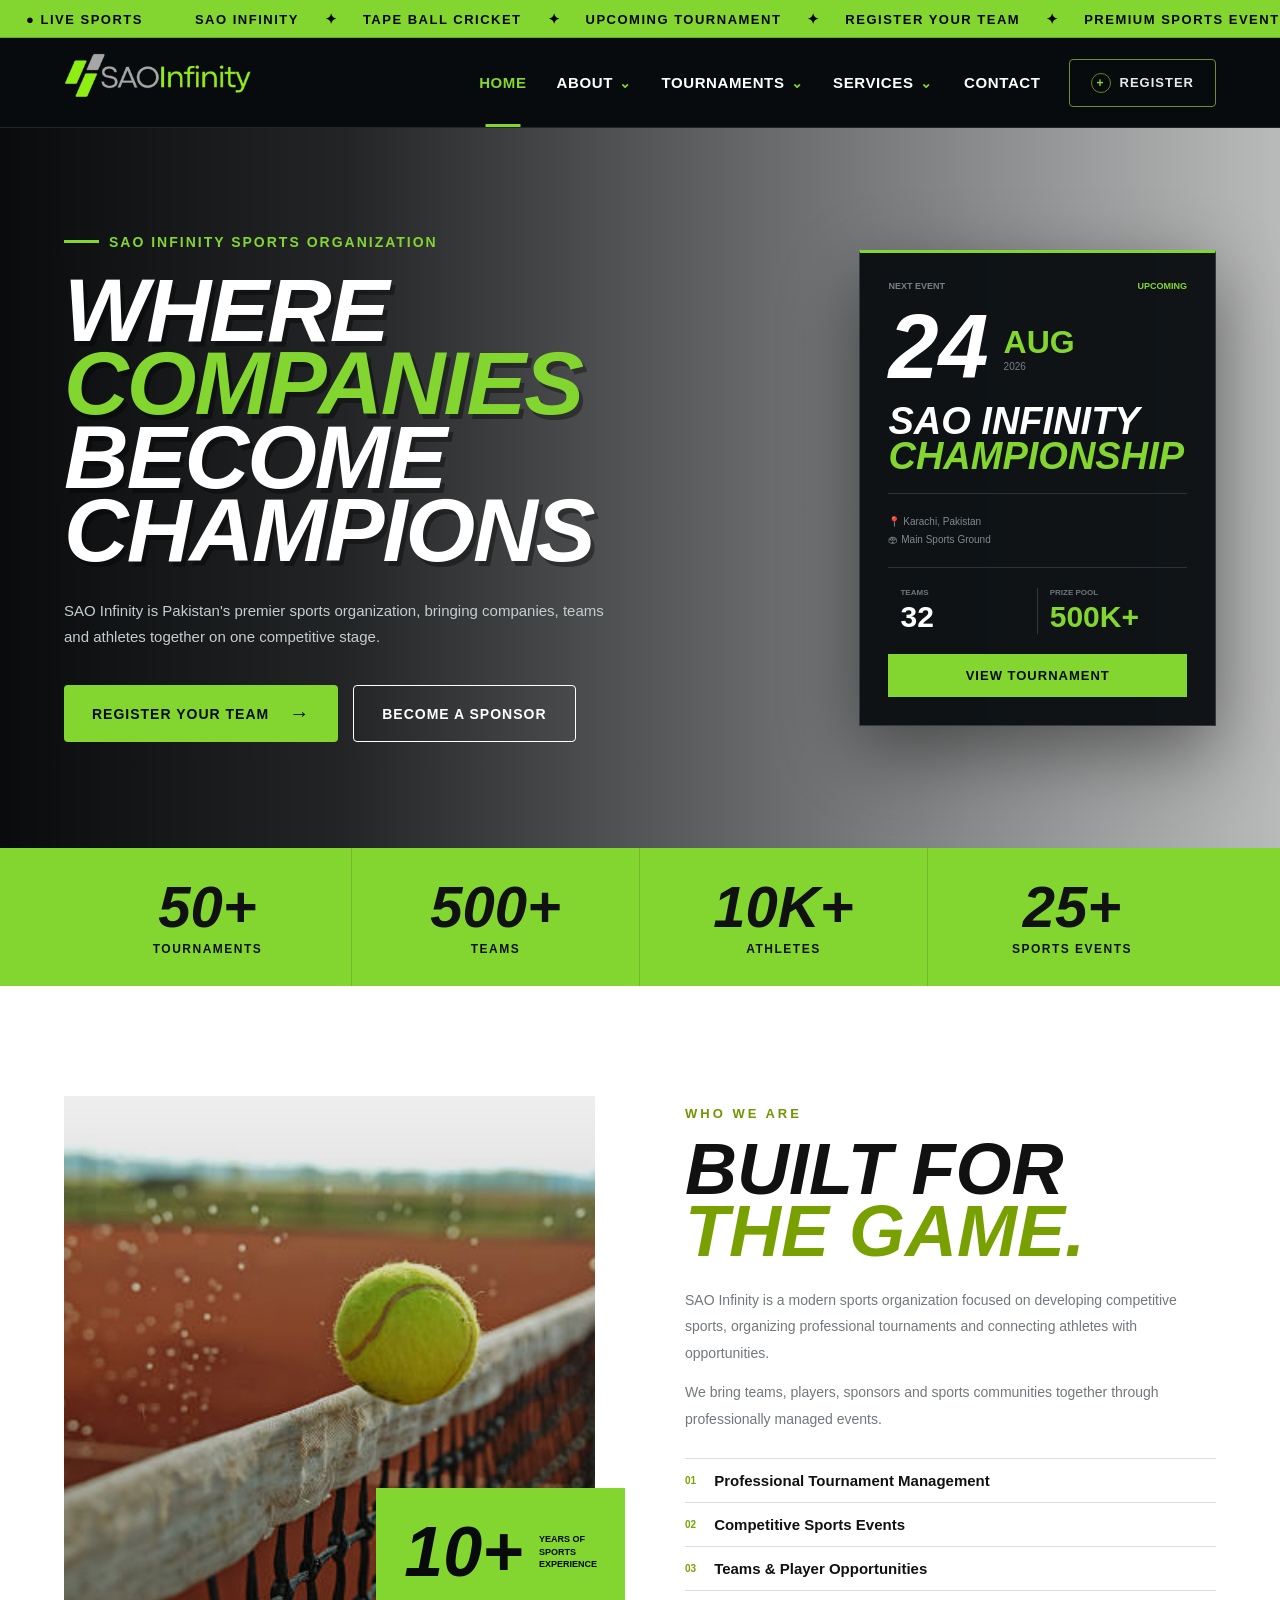
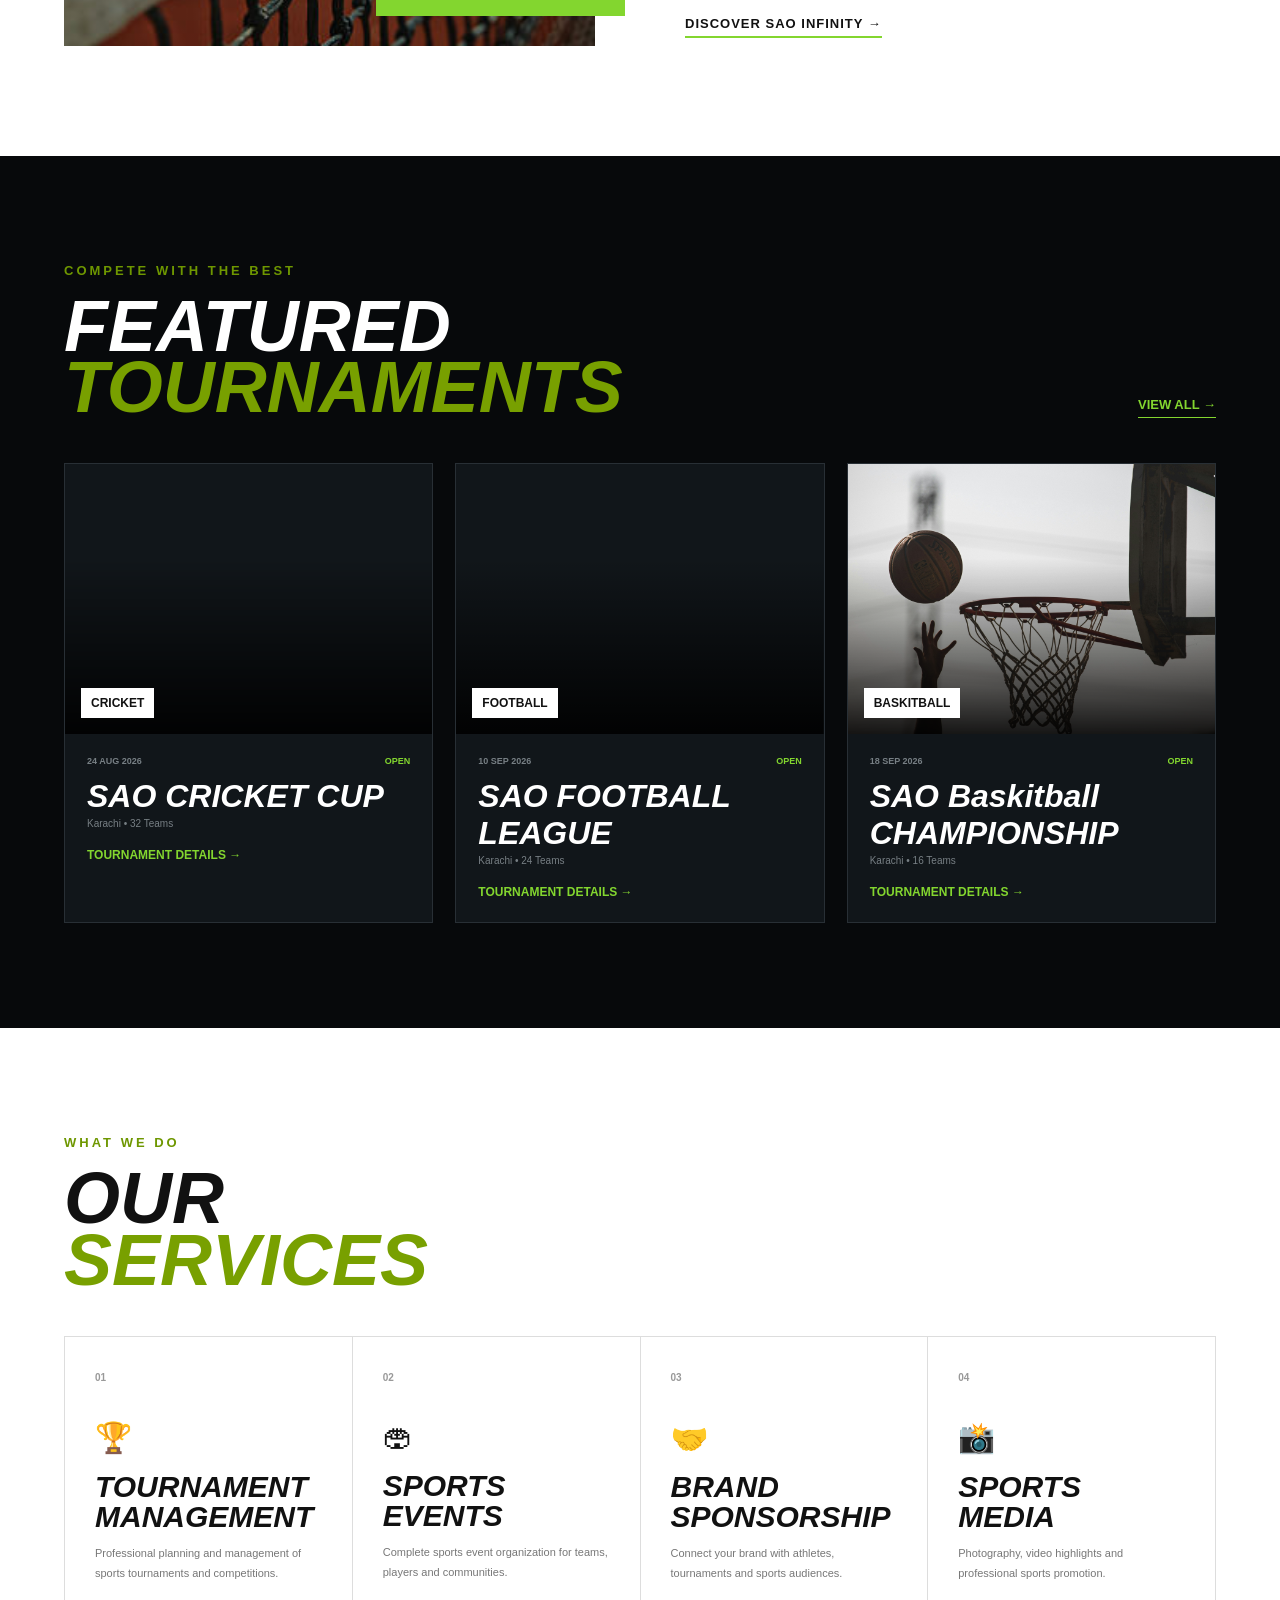
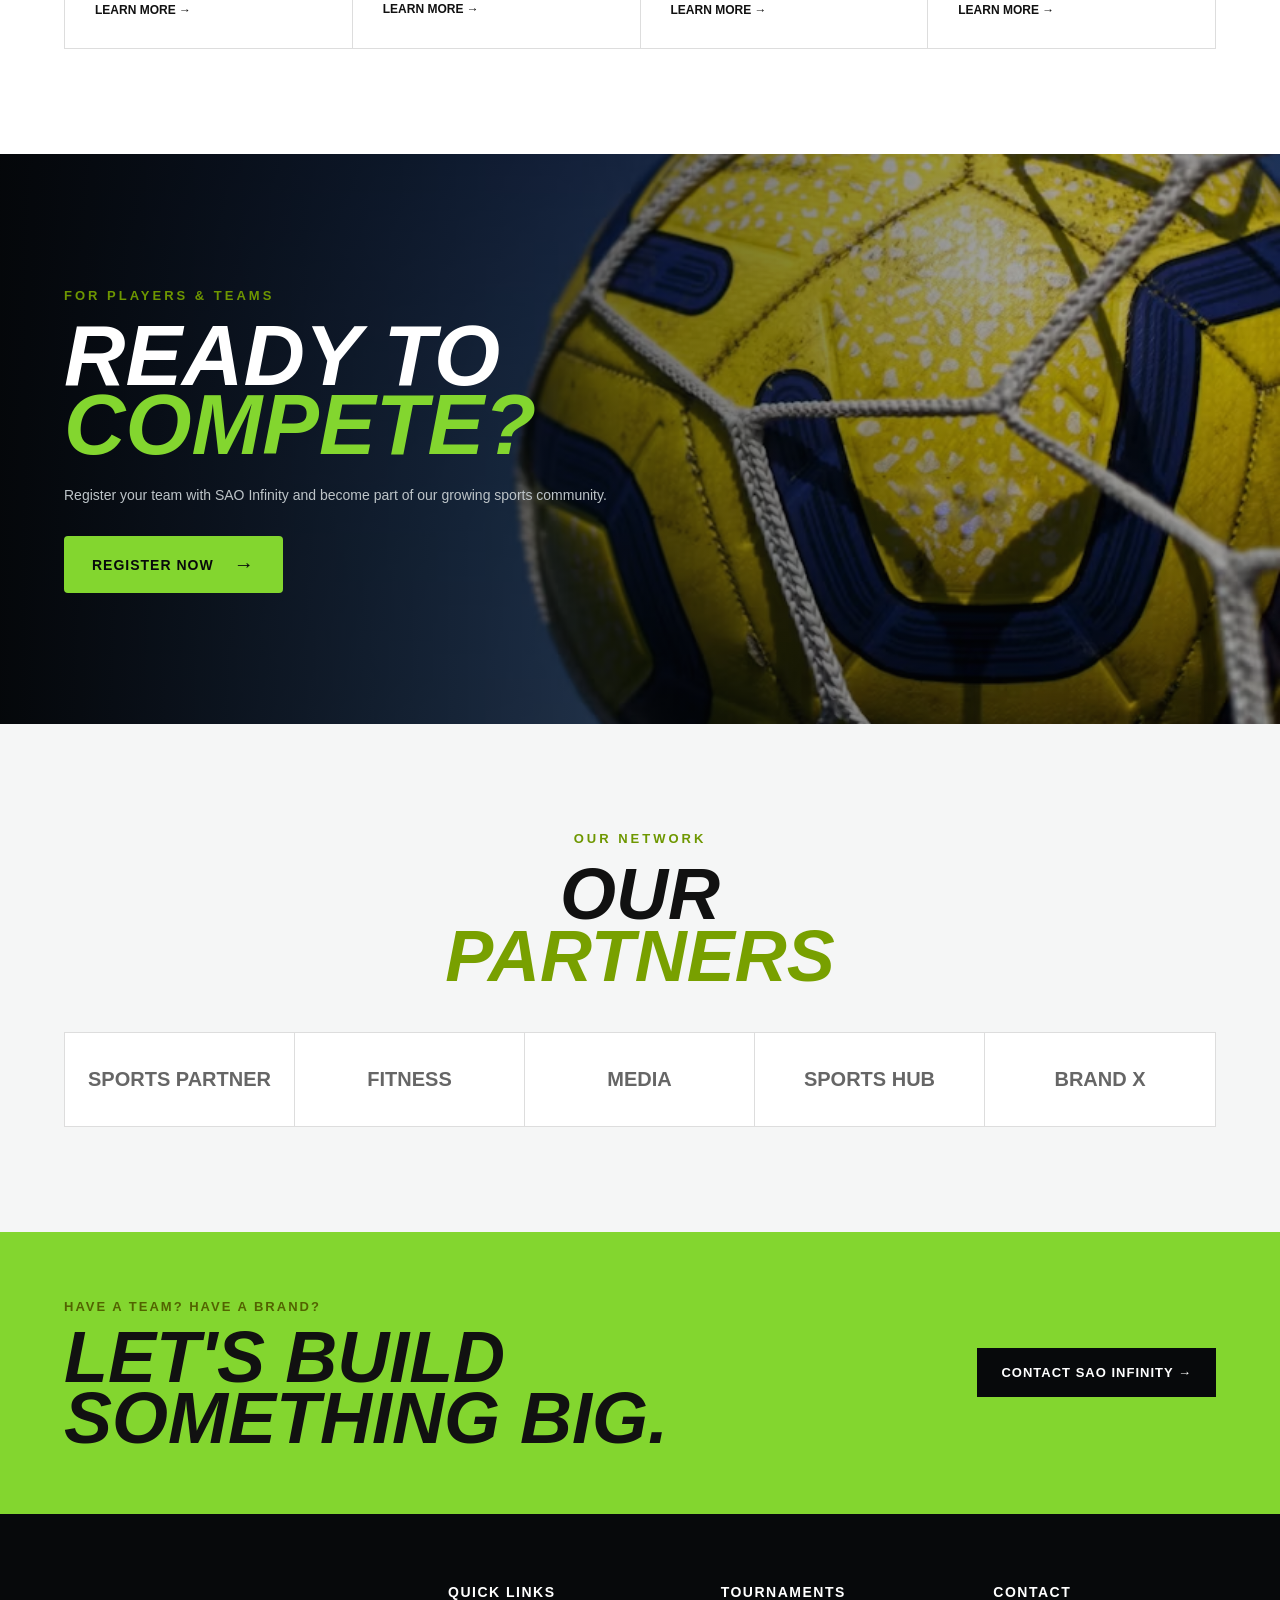
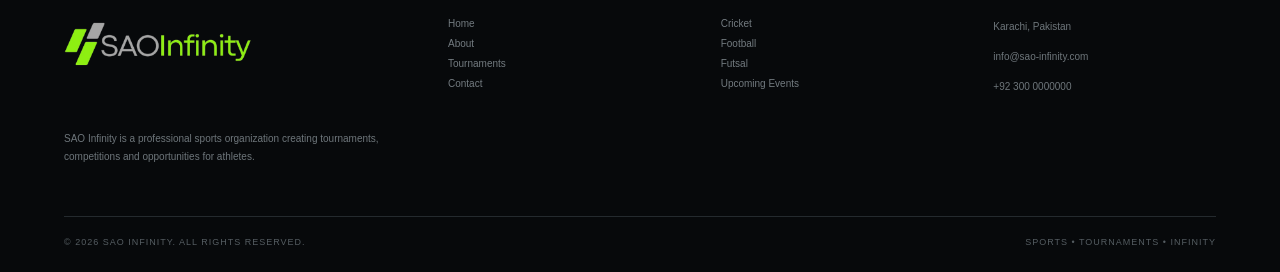
<file: index.html>
<!DOCTYPE html>
<html lang="en">
<head>
<meta charset="UTF-8">
<meta name="viewport" content="width=device-width, initial-scale=1.0">
<title>SAO Infinity | Sports & Tournaments</title>
<link rel="stylesheet" href="index.css">
<link rel="preconnect" href="https://fonts.googleapis.com">
<link rel="preconnect" href="https://fonts.gstatic.com" crossorigin>
<link href="https://fonts.googleapis.com/css2?family=Barlow+Condensed:ital,wght@0,400;0,500;0,600;0,700;0,800;0,900;1,400;1,500;1,600;1,700;1,800;1,900&family=Inter:wght@400;500;600;700;800;900&display=swap" rel="stylesheet">
</head>

<body>

<div class="premium-marquee">
    <div class="marquee-track">

        <div class="marquee-group">
            <span class="live">● LIVE SPORTS</span>
            <span>SAO INFINITY</span>
            <i>✦</i>
            <span>TAPE BALL CRICKET</span>
            <i>✦</i>
            <span>UPCOMING TOURNAMENT</span>
            <i>✦</i>
            <span>REGISTER YOUR TEAM</span>
            <i>✦</i>
            <span>PREMIUM SPORTS EVENTS</span>
            <i>✦</i>
        </div>

        <div class="marquee-group">
            <span class="live">● LIVE SPORTS</span>
            <span>SAO INFINITY</span>
            <i>✦</i>
            <span>TAPE BALL CRICKET</span>
            <i>✦</i>
            <span>UPCOMING TOURNAMENT</span>
            <i>✦</i>
            <span>REGISTER YOUR TEAM</span>
            <i>✦</i>
            <span>PREMIUM SPORTS EVENTS</span>
            <i>✦</i>
        </div>

    </div>
</div>

<header class="navbar">
<div class="container nav-container">

<a href="index.html" class="logo">
<img src="HA LOGO.png" alt="SAO Infinity Logo">
</a>

<button class="mobile-menu" id="mobileMenu">
<span></span>
<span></span>
<span></span>
</button>

<nav class="nav-menu" id="navMenu">

<a href="index.html" class="nav-link active">HOME</a>

<div class="nav-item">

<button class="nav-link dropdown-btn">
ABOUT
<i>⌄</i>
</button>

<div class="dropdown about-dropdown">

<div class="dropdown-heading">
<span>01</span>
ABOUT SAO INFINITY
</div>

<a href="about.html">
<strong>About Us</strong>
<small>Who we are</small>
</a>

<a href="our mission.html">
<strong>Our Mission</strong>
<small>Our vision & mission</small>
</a>

<a href="over team.html">
<strong>Our Team</strong>
<small>Meet our team</small>
</a>

<a href="sprt organizar.html">
<strong>Sports Organizer</strong>
<small>Professional organization</small>
</a>

</div>

</div>

<div class="nav-item">

<button class="nav-link dropdown-btn">
TOURNAMENTS
<i>⌄</i>
</button>

<div class="dropdown tournament-dropdown">

<div class="dropdown-heading">
<span>02</span>
TOURNAMENTS
</div>

<div class="dropdown-grid">

<a href="cricket.html">
<b>🏏</b>
<strong>Cricket</strong>
<small>Cricket tournaments</small>
</a>

<a href="football.html">
<b>⚽</b>
<strong>Football</strong>
<small>Football tournaments</small>
</a>

<a href="futsule.html">
<b>🥅</b>
<strong>Futsal</strong>
<small>Futsal competitions</small>
</a>

<a href="up caming .html">
<b>🏆</b>
<strong>Upcoming</strong>
<small>Upcoming events</small>
</a>

</div>

<a href="induxe.html" class="dropdown-bottom">
VIEW ALL TOURNAMENTS →
</a>

</div>

</div>

<div class="nav-item">

<button class="nav-link dropdown-btn">
SERVICES
<i>⌄</i>
</button>

<div class="dropdown services-dropdown">

<div class="dropdown-heading">
<span>03</span>
OUR SERVICES
</div>

<a href="sport mangmant.html">
<b>🏆</b>
<div>
<strong>Tournament Management</strong>
<small>Complete event management</small>
</div>
</a>


</a>



<a href="sport and mmidia .html">
<b>📸</b>
<div>
<strong>Sports Media</strong>
<small>Media & promotion</small>
</div>
</a>

</div>

</div>

<div class="nav-item">



<div class="dropdown media-dropdown">



</div>

</div>

<a href="contact.html" class="nav-link">
CONTACT
</a>


<a href="register your team.html" class="register-button">
<b>+</b>
REGISTER
</a>

</nav>

</div>
</header>

<section class="hero">

<div class="hero-image"></div>
<div class="hero-overlay"></div>

<div class="container hero-container">

<div class="hero-content">

<div class="hero-label">
<span></span>
SAO INFINITY SPORTS ORGANIZATION
</div>

<h1>
WHERE
<span>COMPANIES</span>
BECOME CHAMPIONS    
</h1>

<p>
SAO Infinity is Pakistan's premier sports organization,
bringing companies, teams and athletes together on one
competitive stage.
</p>

<div class="hero-buttons">

<a href="register your team.html" class="primary-btn">
REGISTER YOUR TEAM
<span>→</span>
</a>

<a href="sponsership.html" class="secondary-btn">
BECOME A SPONSOR
</a>

</div>

</div>

<div class="next-match">

<div class="match-heading">
<span>NEXT EVENT</span>
<b>UPCOMING</b>
</div>

<div class="match-date">

<strong>24</strong>

<div>
<b>AUG</b>
<span>2026</span>
</div>

</div>

<h2>
SAO INFINITY
<span>CHAMPIONSHIP</span>
</h2>

<div class="match-info">
<p>📍 Karachi, Pakistan</p>
<p>🏟 Main Sports Ground</p>
</div>

<div class="match-stats">

<div>
<small>TEAMS</small>
<strong>32</strong>
</div>

<div>
<small>PRIZE POOL</small>
<strong>500K+</strong>
</div>

</div>

<a href="about.html" class="match-button">
VIEW TOURNAMENT
</a>

</div>

</div>
</section>

<section class="stats">

<div class="container stats-grid">

<div>
<strong>50+</strong>
<span>TOURNAMENTS</span>
</div>

<div>
<strong>500+</strong>
<span>TEAMS</span>
</div>

<div>
<strong>10K+</strong>
<span>ATHLETES</span>
</div>

<div>
<strong>25+</strong>
<span>SPORTS EVENTS</span>
</div>

</div>

</section>

<section class="about">

<div class="container about-grid">

<div class="about-image">

<div class="experience">
<strong>10+</strong>
<span>
YEARS OF<br>
SPORTS<br>
EXPERIENCE
</span>
</div>

</div>

<div class="about-content">

<span class="section-label">
WHO WE ARE
</span>

<h2>
BUILT FOR
<span>THE GAME.</span>
</h2>

<p>
SAO Infinity is a modern sports organization focused
on developing competitive sports, organizing professional
tournaments and connecting athletes with opportunities.
</p>

<p>
We bring teams, players, sponsors and sports communities
together through professionally managed events.
</p>

<div class="about-list">

<div>
<b>01</b>
<span>Professional Tournament Management</span>
</div>

<div>
<b>02</b>
<span>Competitive Sports Events</span>
</div>

<div>
<b>03</b>
<span>Teams & Player Opportunities</span>
</div>

</div>

<a href="about.html" class="text-button">
DISCOVER SAO INFINITY →
</a>

</div>

</div>

</section>

<section class="tournaments">

<div class="container">

<div class="section-head">

<div>

<span class="section-label">
COMPETE WITH THE BEST
</span>

<h2>
FEATURED
<span>TOURNAMENTS</span>
</h2>

</div>

<a href="tournaments.html">
VIEW ALL →
</a>

</div>

<div class="tournament-grid">

<div class="tournament-card">

<div class="tournament-image cricket">
<span>CRICKET</span>
</div>

<div class="tournament-content">

<div class="tournament-date">
<span>24 AUG 2026</span>
<b>OPEN</b>
</div>

<h3>SAO CRICKET CUP</h3>

<p>Karachi • 32 Teams</p>

<a href="#">
TOURNAMENT DETAILS →
</a>

</div>

</div>

<div class="tournament-card">

<div class="tournament-image football">
<span>FOOTBALL</span>
</div>

<div class="tournament-content">

<div class="tournament-date">
<span>10 SEP 2026</span>
<b>OPEN</b>
</div>

<h3>SAO FOOTBALL LEAGUE</h3>

<p>Karachi • 24 Teams</p>

<a href="#">
TOURNAMENT DETAILS →
</a>

</div>

</div>

<div class="tournament-card">

<div class="tournament-image futsal">
<span>BASKITBALL</span>
</div>

<div class="tournament-content">

<div class="tournament-date">
<span>18 SEP 2026</span>
<b>OPEN</b>
</div>

<h3>SAO Baskitball CHAMPIONSHIP</h3>

<p>Karachi • 16 Teams</p>

<a href="#">
TOURNAMENT DETAILS →
</a>

</div>

</div>

</div>

</div>

</section>

<section class="services">

<div class="container">

<div class="section-head">

<div>

<span class="section-label">
WHAT WE DO
</span>

<h2>
OUR
<span>SERVICES</span>
</h2>

</div>

</div>

<div class="service-grid">

<div class="service-card">

<small>01</small>
<div>🏆</div>

<h3>
TOURNAMENT
MANAGEMENT
</h3>

<p>
Professional planning and management
of sports tournaments and competitions.
</p>

<a href="#">
LEARN MORE →
</a>

</div>

<div class="service-card">

<small>02</small>
<div>🏟</div>

<h3>
SPORTS
EVENTS
</h3>

<p>
Complete sports event organization
for teams, players and communities.
</p>

<a href="#">
LEARN MORE →
</a>

</div>

<div class="service-card">

<small>03</small>
<div>🤝</div>

<h3>
BRAND
SPONSORSHIP
</h3>

<p>
Connect your brand with athletes,
tournaments and sports audiences.
</p>

<a href="#">
LEARN MORE →
</a>

</div>

<div class="service-card">

<small>04</small>
<div>📸</div>

<h3>
SPORTS
MEDIA
</h3>

<p>
Photography, video highlights and
professional sports promotion.
</p>

<a href="#">
LEARN MORE →
</a>

</div>

</div>

</div>

</section>

<section class="join-section">

<div class="container">

<div class="join-content">

<span class="section-label">
FOR PLAYERS & TEAMS
</span>

<h2>
READY TO
<span>COMPETE?</span>
</h2>

<p>
Register your team with SAO Infinity and
become part of our growing sports community.
</p>

<a href="register.html" class="primary-btn">
REGISTER NOW
<span>→</span>
</a>

</div>

</div>

</section>

<section class="partners">

<div class="container">

<div class="partners-head">

<span class="section-label">
OUR NETWORK
</span>

<h2>
OUR
<span>PARTNERS</span>
</h2>

</div>

<div class="partners-grid">

<div>SPORTS PARTNER</div>
<div>FITNESS</div>
<div>MEDIA</div>
<div>SPORTS HUB</div>
<div>BRAND X</div>

</div>

</div>

</section>

<section class="cta">

<div class="container cta-content">

<div>

<span>HAVE A TEAM? HAVE A BRAND?</span>

<h2>
LET'S BUILD
<b>SOMETHING BIG.</b>
</h2>

</div>

<a href="contact.html">
CONTACT SAO INFINITY →
</a>

</div>

</section>

<footer>

<div class="container">

<div class="footer-grid">

<div>

<img src="HA LOGO.png" class="footer-logo" alt="SAO Infinity">

<p>
SAO Infinity is a professional sports
organization creating tournaments,
competitions and opportunities for athletes.
</p>

</div>

<div>

<h4>QUICK LINKS</h4>

<a href="index.html">Home</a>
<a href="about.html">About</a>
<a href="tournaments.html">Tournaments</a>
<a href="contact.html">Contact</a>

</div>

<div>

<h4>TOURNAMENTS</h4>

<a href="cricket.html">Cricket</a>
<a href="football.html">Football</a>
<a href="futsal.html">Futsal</a>
<a href="upcoming.html">Upcoming Events</a>

</div>

<div>

<h4>CONTACT</h4>

<p>Karachi, Pakistan</p>
<p>info@sao-infinity.com</p>
<p>+92 300 0000000</p>

</div>

</div>

<div class="copyright">

<span>
© 2026 SAO INFINITY. ALL RIGHTS RESERVED.
</span>

<span>
SPORTS • TOURNAMENTS • INFINITY
</span>

</div>

</div>

</footer>

<script>

const mobileMenu = document.getElementById("mobileMenu");
const navMenu = document.getElementById("navMenu");

mobileMenu.addEventListener("click", function(){
    navMenu.classList.toggle("show");
});

const dropdownButtons = document.querySelectorAll(".dropdown-btn");

dropdownButtons.forEach(function(button){

    button.addEventListener("click", function(){

        if(window.innerWidth <= 950){

            const parent = button.parentElement;

            document.querySelectorAll(".nav-item").forEach(function(item){

                if(item !== parent){
                    item.classList.remove("open");
                }

            });

            parent.classList.toggle("open");

        }

    });

});

window.addEventListener("resize", function(){

    if(window.innerWidth > 950){

        navMenu.classList.remove("show");

        document.querySelectorAll(".nav-item").forEach(function(item){
            item.classList.remove("open");
        });

    }

});

</script>

</body>
</html>
</file>
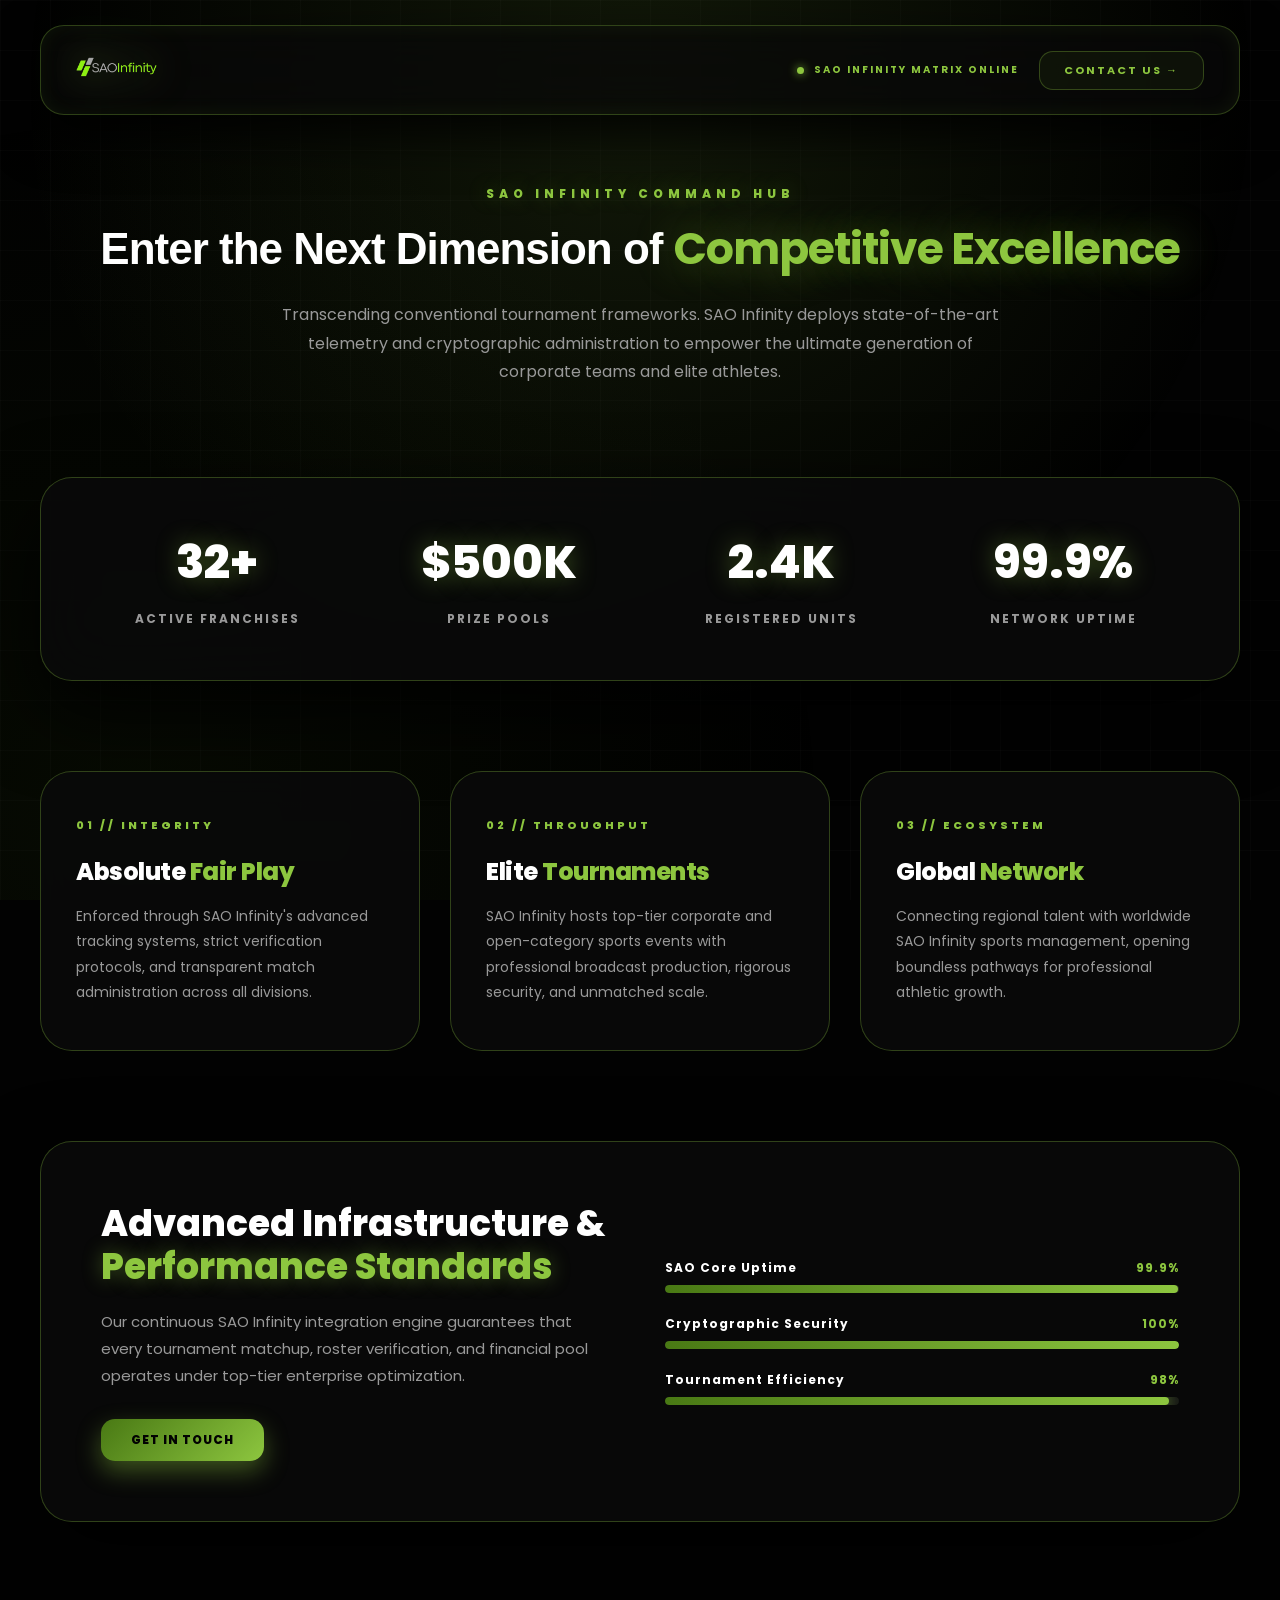
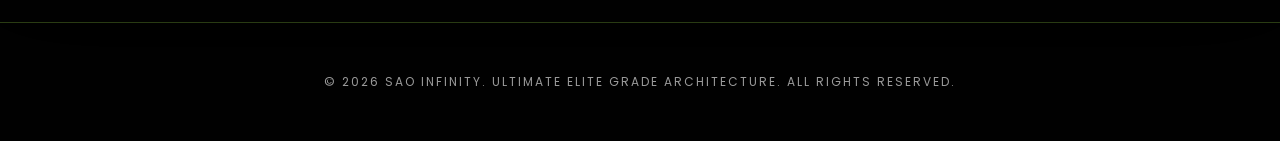
<file: about(1).html>
<!DOCTYPE html>
<html lang="en">
<head>
<meta charset="UTF-8">
<meta name="viewport" content="width=device-width, initial-scale=1.0">
<title>SAO Infinity // Elite Command & About Us</title>
<link rel="preconnect" href="https://fonts.googleapis.com">
<link href="https://fonts.googleapis.com/css2?family=Poppins:wght@300;400;500;600;700;800;900&family=Syncopate:wght@700&display=swap" rel="stylesheet">
<style>
:root{
  --green:#8DC63F;
  --green-glow:rgba(141,198,63,0.4);
  --dark:#020202;
  --surface:rgba(10,10,10,0.88);
  --border:rgba(141,198,63,0.3);
  --white:#ffffff;
  --gray:#999999;
}
*{margin:0;padding:0;box-sizing:border-box;font-family:'Poppins',sans-serif;}
body{
  background:var(--dark);
  color:var(--white);
  min-height:100vh;
  overflow-x:hidden;
  position:relative;
}
.ambient-glow{
  position:fixed;
  inset:0;
  background:radial-gradient(circle at 50% 10%, rgba(141,198,63,0.12) 0%, transparent 60%),
             radial-gradient(circle at 10% 90%, rgba(73,121,20,0.08) 0%, transparent 50%);
  z-index:0;
  pointer-events:none;
}
.grid-mesh{
  position:fixed;
  inset:0;
  background-image:linear-gradient(rgba(255,255,255,0.02) 1px, transparent 1px),
                   linear-gradient(90deg, rgba(255,255,255,0.02) 1px, transparent 1px);
  background-size:50px 50px;
  z-index:0;
  pointer-events:none;
}

/* HIGH-END FLOATING GLASS HEADER */
.floating-header{
  position:fixed;
  top:25px;left:40px;right:40px;
  display:flex;
  justify-content:space-between;
  align-items:center;
  z-index:100;
  background:rgba(8,8,8,0.75);
  backdrop-filter:blur(30px);
  border:1px solid var(--border);
  padding:15px 35px;
  border-radius:24px;
  box-shadow:0 20px 50px rgba(0,0,0,0.9), inset 0 0 20px rgba(141,198,63,0.08);
}

/* BIGGER & PROMINENT LOGO STYLING */
.brand-logo{
  display:inline-flex;
  align-items:center;
  text-decoration:none;
  position:relative;
}
.brand-logo img{
  height:58px;
  width:auto;
  display:block;
  filter:drop-shadow(0 0 20px rgba(141, 198, 63, 0.8));
  transition:all .4s ease;
}
.brand-logo:hover img{
  transform:scale(1.05);
  filter:drop-shadow(0 0 30px rgba(141, 198, 63, 1));
}

.header-right-action{
  display:flex;
  align-items:center;
  gap:20px;
}
.system-status-pill{
  display:flex;
  align-items:center;
  gap:10px;
  font-size:10px;
  font-weight:700;
  letter-spacing:2px;
  text-transform:uppercase;
  color:var(--green);
}
.status-dot{
  width:7px;height:7px;
  background:var(--green);
  border-radius:50%;
  box-shadow:0 0 10px var(--green);
  animation:pulseDot 1.5s infinite;
}
@keyframes pulseDot{
  0%,100%{transform:scale(1);opacity:1;}
  50%{transform:scale(1.6);opacity:0.4;}
}

.portal-badge{
  font-size:11px;
  font-weight:700;
  letter-spacing:2px;
  text-transform:uppercase;
  color:var(--green);
  background:rgba(141,198,63,0.06);
  border:1px solid var(--border);
  padding:10px 24px;
  border-radius:14px;
  text-decoration:none;
  transition:all .3s ease;
}
.portal-badge:hover{
  background:var(--green);
  color:#020202;
  box-shadow:0 0 25px var(--green-glow);
}

.container{
  max-width:1300px;
  margin:180px auto 100px;
  padding:0 40px;
  position:relative;
  z-index:10;
}
.hero-section{
  text-align:center;
  margin-bottom:90px;
}
.hero-eyebrow{
  display:inline-block;
  font-size:12px;
  font-weight:800;
  letter-spacing:5px;
  text-transform:uppercase;
  color:var(--green);
  margin-bottom:20px;
  text-shadow:0 0 20px var(--green-glow);
}
.hero-section h1{
  font-family:'Syncopate',sans-serif;
  font-size:44px;
  font-weight:700;
  line-height:1.2;
  margin-bottom:25px;
  letter-spacing:-1px;
}
.hero-section h1 span{
  color:var(--green);
  text-shadow:0 0 40px var(--green-glow);
}
.hero-section p{
  color:var(--gray);
  font-size:16px;
  max-width:750px;
  margin:0 auto;
  line-height:1.8;
}
.metrics-banner{
  background:var(--surface);
  border:1px solid var(--border);
  border-radius:32px;
  padding:50px;
  display:grid;
  grid-template-columns:repeat(4, 1fr);
  gap:30px;
  text-align:center;
  backdrop-filter:blur(30px);
  box-shadow:0 30px 80px rgba(0,0,0,0.9);
  margin-bottom:90px;
}
.metric-box b{
  display:block;
  font-size:46px;
  font-weight:800;
  color:var(--white);
  text-shadow:0 0 25px var(--green-glow);
  margin-bottom:8px;
}
.metric-box span{
  font-size:12px;
  font-weight:700;
  letter-spacing:2px;
  color:var(--gray);
  text-transform:uppercase;
}
.bento-grid{
  display:grid;
  grid-template-columns:repeat(3, 1fr);
  gap:30px;
  margin-bottom:90px;
}
.bento-card{
  background:var(--surface);
  border:1px solid var(--border);
  border-radius:32px;
  padding:45px 35px;
  backdrop-filter:blur(30px);
  position:relative;
  overflow:hidden;
  transition:all .5s cubic-bezier(0.16, 1, 0.3, 1);
}
.bento-card::before{
  content:"";
  position:absolute;
  top:0;left:0;width:100%;height:3px;
  background:linear-gradient(90deg,transparent,var(--green),transparent);
  opacity:0;
  transition:opacity .4s;
}
.bento-card:hover{
  transform:translateY(-10px);
  border-color:var(--green);
  box-shadow:0 40px 90px rgba(0,0,0,0.95), 0 0 35px rgba(141,198,63,0.2);
}
.bento-card:hover::before{opacity:1;}
.bento-num{
  font-size:11px;
  font-weight:800;
  letter-spacing:3px;
  color:var(--green);
  margin-bottom:20px;
  display:block;
}
.bento-card h3{
  font-size:24px;
  font-weight:800;
  margin-bottom:15px;
  letter-spacing:-0.5px;
}
.bento-card h3 span{color:var(--green);}
.bento-card p{
  color:var(--gray);
  font-size:14px;
  line-height:1.8;
}
.showcase-row{
  background:var(--surface);
  border:1px solid var(--border);
  border-radius:32px;
  padding:60px;
  display:grid;
  grid-template-columns:1fr 1fr;
  gap:50px;
  align-items:center;
  backdrop-filter:blur(30px);
  box-shadow:0 30px 80px rgba(0,0,0,0.9);
}
.showcase-content h2{
  font-size:36px;
  font-weight:800;
  line-height:1.2;
  margin-bottom:20px;
}
.showcase-content h2 span{color:var(--green);text-shadow:0 0 20px var(--green-glow);}
.showcase-content p{
  color:var(--gray);
  font-size:15px;
  line-height:1.8;
  margin-bottom:30px;
}
.progress-container{display:flex;flex-direction:column;gap:22px;}
.prog-row span{display:flex;justify-content:space-between;font-size:12px;font-weight:700;letter-spacing:1px;margin-bottom:8px;}
.prog-row span b{color:var(--green);}
.prog-bar{height:8px;background:rgba(255,255,255,0.05);border-radius:4px;overflow:hidden;}
.prog-fill{height:100%;background:linear-gradient(90deg,#497914,var(--green));border-radius:4px;box-shadow:0 0 15px var(--green);}
footer{
  text-align:center;
  padding:50px 0;
  border-top:1px solid var(--border);
  color:var(--gray);
  font-size:12px;
  letter-spacing:2px;
  text-transform:uppercase;
  margin-top:100px;
  background:rgba(2,2,2,0.9);
}
@media(max-width:1024px){
  .metrics-banner{grid-template-columns:repeat(2,1fr);}
  .bento-grid{grid-template-columns:1fr;}
  .showcase-row{grid-template-columns:1fr;padding:35px;}
  .hero-section h1{font-size:32px;}
  .floating-header{top:15px;left:20px;right:20px;padding:12px 20px;}
  .system-status-pill{display:none;}
  .brand-logo img{height:44px;}
}
</style>
</head>
<body>

<div class="ambient-glow"></div>
<div class="grid-mesh"></div>

<!-- PREMIUM FLOATING COMMAND BAR WITH LARGE LOGO & CONTACT LINK -->
<header class="floating-header">
  <a href="contact.html" class="brand-logo">
    <img src="HA LOGO.png" alt="SAO Infinity Logo">
  </a>
  <div class="header-right-action">
    <div class="system-status-pill">
      <span class="status-dot"></span> SAO INFINITY MATRIX ONLINE
    </div>
    <a href="contact.html" class="portal-badge">Contact Us &rarr;</a>
  </div>
</header>

<div class="container">
  
  <div class="hero-section">
    <span class="hero-eyebrow">SAO Infinity Command Hub</span>
    <h1>Enter the Next Dimension of <span>Competitive Excellence</span></h1>
    <p>Transcending conventional tournament frameworks. SAO Infinity deploys state-of-the-art telemetry and cryptographic administration to empower the ultimate generation of corporate teams and elite athletes.</p>
  </div>

  <div class="metrics-banner">
    <div class="metric-box">
      <b>32+</b>
      <span>Active Franchises</span>
    </div>
    <div class="metric-box">
      <b>$500K</b>
      <span>Prize Pools</span>
    </div>
    <div class="metric-box">
      <b>2.4K</b>
      <span>Registered Units</span>
    </div>
    <div class="metric-box">
      <b>99.9%</b>
      <span>Network Uptime</span>
    </div>
  </div>

  <div class="bento-grid">
    <div class="bento-card">
      <span class="bento-num">01 // INTEGRITY</span>
      <h3>Absolute <span>Fair Play</span></h3>
      <p>Enforced through SAO Infinity's advanced tracking systems, strict verification protocols, and transparent match administration across all divisions.</p>
    </div>
    <div class="bento-card">
      <span class="bento-num">02 // THROUGHPUT</span>
      <h3>Elite <span>Tournaments</span></h3>
      <p>SAO Infinity hosts top-tier corporate and open-category sports events with professional broadcast production, rigorous security, and unmatched scale.</p>
    </div>
    <div class="bento-card">
      <span class="bento-num">03 // ECOSYSTEM</span>
      <h3>Global <span>Network</span></h3>
      <p>Connecting regional talent with worldwide SAO Infinity sports management, opening boundless pathways for professional athletic growth.</p>
    </div>
  </div>

  <div class="showcase-row">
    <div class="showcase-content">
      <h2>Advanced Infrastructure & <span>Performance Standards</span></h2>
      <p>Our continuous SAO Infinity integration engine guarantees that every tournament matchup, roster verification, and financial pool operates under top-tier enterprise optimization.</p>
      <a href="contact.html" style="display:inline-block;background:linear-gradient(135deg,#497914,var(--green));color:#020202;padding:12px 30px;border-radius:14px;font-weight:800;font-size:12px;letter-spacing:1px;text-transform:uppercase;text-decoration:none;box-shadow:0 10px 25px var(--green-glow);">Get in Touch</a>
    </div>
    <div class="progress-container">
      <div class="prog-row">
        <span>SAO Core Uptime <b>99.9%</b></span>
        <div class="prog-bar"><div class="prog-fill" style="width:99.9%;"></div></div>
      </div>
      <div class="prog-row">
        <span>Cryptographic Security <b>100%</b></span>
        <div class="prog-bar"><div class="prog-fill" style="width:100%;"></div></div>
      </div>
      <div class="prog-row">
        <span>Tournament Efficiency <b>98%</b></span>
        <div class="prog-bar"><div class="prog-fill" style="width:98%;"></div></div>
      </div>
    </div>
  </div>

</div>

<footer>
  <p>&copy; 2026 SAO Infinity. Ultimate Elite Grade Architecture. All Rights Reserved.</p>
</footer>

</body>
</html>
</file>
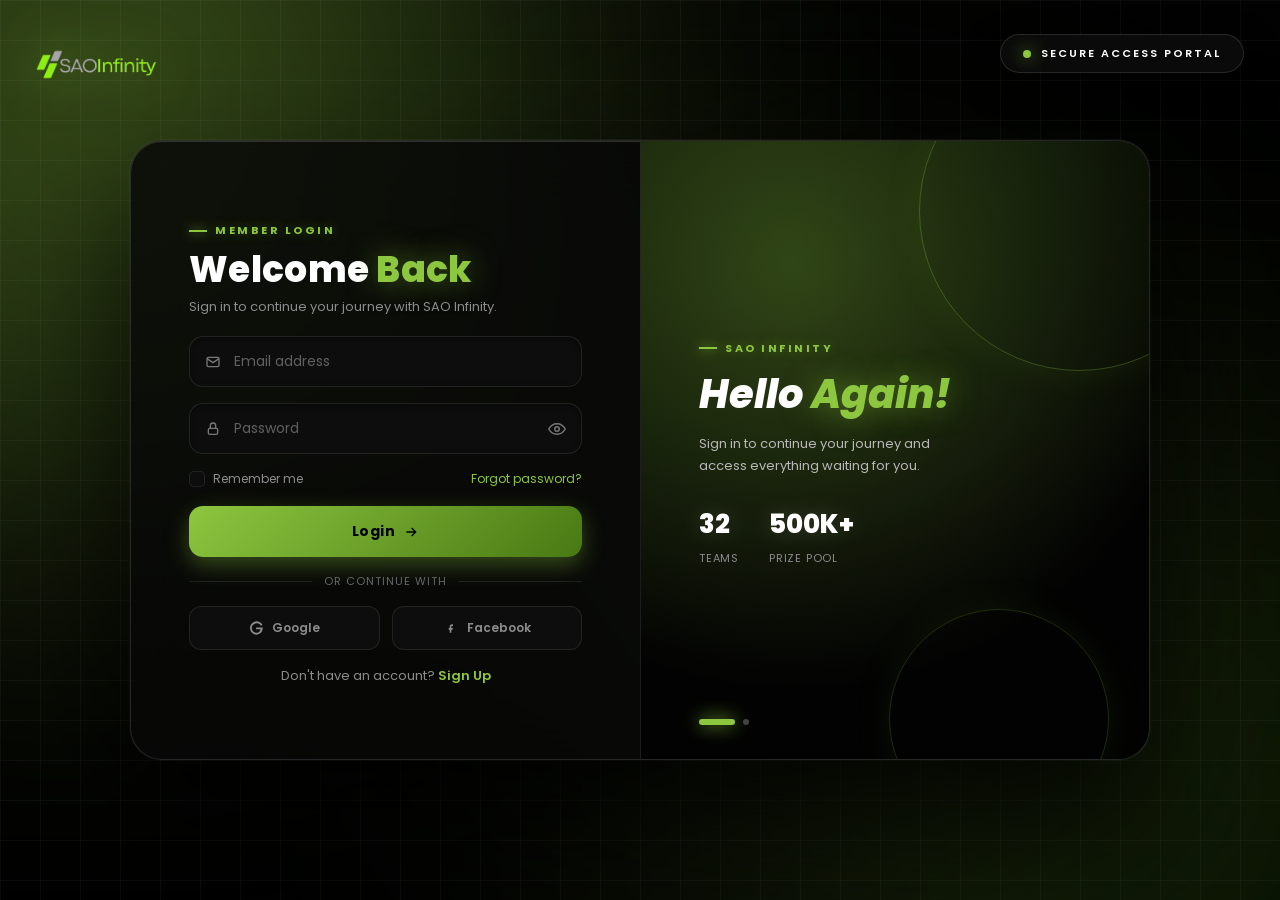
<file: contact(1).html>
<!DOCTYPE html>
<html lang="en">
<head>
<meta charset="UTF-8">
<meta name="viewport" content="width=device-width, initial-scale=1.0">
<title>SAO Infinity | Elite Secure Portal</title>
<link rel="preconnect" href="https://fonts.googleapis.com">
<link href="https://fonts.googleapis.com/css2?family=Poppins:wght@400;500;600;700;800;900&display=swap" rel="stylesheet">
<style>
:root{
  --green:#8DC63F;
  --green-light:#c2f56e;
  --green-dark:#497914;
  --gray:#8c8c8c;
  --black:#020202;
  --panel:rgba(8,8,8,0.82);
  --panel2:rgba(15,15,15,0.9);
  --border:rgba(255,255,255,0.09);
  --white:#ffffff;
}
*{margin:0;padding:0;box-sizing:border-box;font-family:'Poppins',sans-serif;}
html,body{height:100%;}
body{
  background:var(--black);
  min-height:100vh;
  display:flex;
  align-items:center;
  justify-content:center;
  overflow:hidden;
  position:relative;
}
.bg-glow{
  position:fixed;
  inset:0;
  z-index:0;
  overflow:hidden;
  pointer-events:none;
}
.bg-glow span{
  position:absolute;
  border-radius:50%;
  filter:blur(180px);
  opacity:.4;
}
.bg-glow span:nth-child(1){
  width:800px;height:800px;background:var(--green);
  top:-300px;left:-300px;
  animation:float1 9s ease-in-out infinite;
}
.bg-glow span:nth-child(2){
  width:700px;height:700px;background:#2d4e0e;
  bottom:-250px;right:-200px;
  animation:float2 11s ease-in-out infinite;
}
.bg-glow span:nth-child(3){
  width:450px;height:450px;background:var(--green-light);
  top:35%;left:45%;
  animation:float1 14s ease-in-out infinite reverse;
  opacity:.2;
}
@keyframes float1{
  0%,100%{transform:translate(0,0) scale(1) rotate(0deg);}
  50%{transform:translate(120px,80px) scale(1.12) rotate(180deg);}
}
@keyframes float2{
  0%,100%{transform:translate(0,0) scale(1) rotate(0deg);}
  50%{transform:translate(-100px,-70px) scale(0.88) rotate(-180deg);}
}
.grid-overlay{
  position:fixed;
  inset:0;
  z-index:0;
  background-image:
    linear-gradient(rgba(255,255,255,0.04) 1px,transparent 1px),
    linear-gradient(90deg,rgba(255,255,255,0.04) 1px,transparent 1px);
  background-size:40px 40px;
  pointer-events:none;
}
.top-logo{
  position:fixed;
  top:26px;
  left:36px;
  display:flex;
  align-items:center;
  z-index:20;
}
.top-logo img{
  height:86px;
  width:auto;
  display:block;
  filter:drop-shadow(0 0 25px rgba(141,198,63,0.6));
  transition:transform .4s cubic-bezier(0.175, 0.885, 0.32, 1.275);
}
.top-logo img:hover{transform:scale(1.08) rotate(-2deg);}
.top-badge{
  position:fixed;
  top:34px;
  right:36px;
  z-index:20;
  display:flex;
  align-items:center;
  gap:10px;
  font-size:11px;
  letter-spacing:2px;
  color:var(--white);
  text-transform:uppercase;
  font-weight:600;
  background:rgba(15,15,15,0.7);
  padding:10px 22px;
  border-radius:35px;
  border:1px solid rgba(255,255,255,0.12);
  backdrop-filter:blur(20px);
  box-shadow:0 15px 35px rgba(0,0,0,.6);
}
.top-badge .dot{
  width:8px;height:8px;border-radius:50%;
  background:var(--green);
  box-shadow:0 0 18px var(--green);
  animation:pulse 1.8s infinite;
}
@keyframes pulse{
  0%,100%{opacity:1;transform:scale(1);}
  50%{opacity:.3;transform:scale(1.4);}
}
.container{
  position:relative;
  width:1020px;
  max-width:96vw;
  height:620px;
  background:var(--panel);
  backdrop-filter:blur(30px);
  -webkit-backdrop-filter:blur(30px);
  border:1px solid rgba(255,255,255,0.12);
  border-radius:32px;
  box-shadow:0 60px 140px rgba(0,0,0,.9),0 0 0 1px rgba(255,255,255,.05),inset 0 1px 0 rgba(255,255,255,0.15);
  overflow:hidden;
  z-index:10;
}
.form-container{
  position:absolute;
  top:0;
  height:100%;
  width:50%;
  display:flex;
  align-items:center;
  transition:transform .8s cubic-bezier(.7,0,.3,1),opacity .6s ease;
}
.sign-in-container{
  left:0;
  z-index:2;
}
.sign-up-container{
  left:0;
  opacity:0;
  z-index:1;
  pointer-events:none;
}
.container.right-panel-active .sign-in-container{
  transform:translateX(100%);
  opacity:0;
}
.container.right-panel-active .sign-up-container{
  transform:translateX(100%);
  opacity:1;
  z-index:5;
  pointer-events:auto;
}
form{
  width:100%;
  padding:0 58px;
  color:var(--white);
}
.form-eyebrow{
  display:inline-flex;
  align-items:center;
  gap:8px;
  color:var(--green);
  font-size:11px;
  font-weight:700;
  letter-spacing:2.5px;
  text-transform:uppercase;
  margin-bottom:10px;
  text-shadow:0 0 12px rgba(141,198,63,0.4);
}
.form-eyebrow::before{
  content:"";
  width:18px;height:2px;
  background:var(--green);
  display:inline-block;
  box-shadow:0 0 12px var(--green);
}
form h1{
  font-size:36px;
  font-weight:800;
  margin-bottom:6px;
  letter-spacing:.3px;
  line-height:1.15;
}
form h1 span{color:var(--green);text-shadow:0 0 30px rgba(141,198,63,0.5);}
form p.sub{
  color:var(--gray);
  font-size:13px;
  margin-bottom:20px;
  line-height:1.5;
}
.field{
  position:relative;
  margin-bottom:16px;
}
.field .icon{
  position:absolute;
  left:16px;
  top:50%;
  transform:translateY(-50%);
  width:16px;height:16px;
  color:#777;
  transition:color .3s;
}
.field input{
  width:100%;
  padding:14px 16px 14px 44px;
  background:var(--panel2);
  border:1px solid var(--border);
  border-radius:14px;
  color:var(--white);
  font-size:14px;
  outline:none;
  transition:all .3s cubic-bezier(0.4, 0, 0.2, 1);
  box-shadow:inset 0 2px 5px rgba(0,0,0,0.4);
}
.field input::placeholder{color:#606060;}
.field input:focus{
  border-color:var(--green);
  background:rgba(19,30,12,0.95);
  box-shadow:0 0 0 4px rgba(141,198,63,0.25), inset 0 2px 5px rgba(0,0,0,0.4);
}
.field input:focus ~ .icon{color:var(--green);}
.field .toggle-eye{
  position:absolute;
  right:16px;
  top:50%;
  transform:translateY(-50%);
  width:18px;height:18px;
  color:#777;
  cursor:pointer;
  background:none;
  border:none;
  padding:0;
  transition:color .2s;
}
.field .toggle-eye:hover{color:var(--green);}
.field .strength{
  height:4px;
  background:var(--border);
  border-radius:4px;
  margin-top:8px;
  overflow:hidden;
}
.field .strength i{
  display:block;
  height:100%;
  width:0%;
  background:var(--green);
  transition:width .4s cubic-bezier(0.4, 0, 0.2, 1),background .4s;
  box-shadow:0 0 12px var(--green);
}
.row-between{
  display:flex;
  justify-content:space-between;
  align-items:center;
  font-size:12px;
  color:var(--gray);
  margin-bottom:18px;
}
.row-between a{color:var(--green);text-decoration:none;transition:opacity .2s;}
.row-between a:hover{opacity:0.8;text-decoration:underline;}
.checkbox{
  display:flex;align-items:center;gap:8px;cursor:pointer;
  user-select:none;
}
.checkbox input{display:none;}
.checkbox .box{
  width:16px;height:16px;
  border:1px solid var(--border);
  border-radius:5px;
  background:var(--panel2);
  display:flex;align-items:center;justify-content:center;
  transition:all .2s;
}
.checkbox input:checked ~ .box{
  background:var(--green);
  border-color:var(--green);
  box-shadow:0 0 14px rgba(141,198,63,0.6);
}
.checkbox .box svg{width:10px;height:10px;opacity:0;transition:opacity .15s;color:#020202;}
.checkbox input:checked ~ .box svg{opacity:1;}
.btn{
  width:100%;
  padding:15px;
  background:linear-gradient(135deg,var(--green),var(--green-dark));
  border:none;
  border-radius:14px;
  color:#020202;
  font-weight:700;
  font-size:14px;
  letter-spacing:.5px;
  cursor:pointer;
  transition:all .3s cubic-bezier(0.4, 0, 0.2, 1);
  display:flex;align-items:center;justify-content:center;gap:8px;
  box-shadow:0 8px 22px rgba(141,198,63,0.35);
}
.btn:hover{transform:translateY(-2px);box-shadow:0 16px 40px rgba(141,198,63,0.55);}
.btn:active{transform:translateY(0);}
.btn svg{width:16px;height:16px;transition:transform .2s;}
.btn:hover svg{transform:translateX(5px);}
.divider{
  display:flex;align-items:center;gap:12px;
  margin:16px 0;
  color:#666;
  font-size:11px;
  letter-spacing:1px;
  text-transform:uppercase;
}
.divider::before,.divider::after{
  content:"";flex:1;height:1px;background:var(--border);
}
.social-row{
  display:flex;gap:12px;
}
.social-btn{
  flex:1;
  display:flex;align-items:center;justify-content:center;
  gap:8px;
  padding:12px;
  background:var(--panel2);
  border:1px solid var(--border);
  border-radius:12px;
  color:var(--gray);
  font-size:12px;
  font-weight:600;
  cursor:pointer;
  transition:all .25s;
}
.social-btn:hover{border-color:var(--green);color:var(--white);background:rgba(141,198,63,0.1);box-shadow:0 0 20px rgba(141,198,63,0.2);}
.social-btn svg{width:16px;height:16px;}
.switch-text{
  margin-top:16px;
  font-size:13px;
  color:var(--gray);
  text-align:center;
}
.switch-text button{
  background:none;
  border:none;
  color:var(--green);
  font-weight:600;
  cursor:pointer;
  font-size:13px;
  transition:opacity .2s;
}
.switch-text button:hover{opacity:0.8;text-decoration:underline;}
.overlay-container{
  position:absolute;
  top:0;
  left:50%;
  width:50%;
  height:100%;
  overflow:hidden;
  transition:transform .8s cubic-bezier(.7,0,.3,1);
  z-index:15;
}
.container.right-panel-active .overlay-container{
  transform:translateX(-100%);
}
.overlay{
  background:
    radial-gradient(circle at 30% 20%,rgba(141,198,63,.32),transparent 70%),
    linear-gradient(160deg,#070d04,#020202 65%);
  height:100%;
  width:100%;
  display:flex;
  align-items:center;
  padding:0 58px;
  position:relative;
  border-left:1px solid rgba(255,255,255,0.1);
}
.overlay-shape{
  position:absolute;
  width:320px;height:320px;
  border:1px solid rgba(141,198,63,0.3);
  border-radius:50%;
  top:-90px;right:-90px;
  animation:spin 40s linear infinite;
  box-shadow:0 0 40px rgba(141,198,63,0.08);
}
.overlay-shape.two{
  width:220px;height:220px;
  top:auto;bottom:-70px;right:40px;
  border-color:rgba(141,198,63,0.2);
  animation:spin 30s linear infinite reverse;
}
@keyframes spin{
  0%{transform:rotate(0deg);}
  100%{transform:rotate(360deg);}
}
.overlay-content{position:relative;z-index:2;}
.overlay-content .tag{
  display:inline-flex;
  align-items:center;
  gap:8px;
  color:var(--green);
  font-size:11px;
  font-weight:700;
  letter-spacing:2.5px;
  margin-bottom:14px;
  text-shadow:0 0 12px rgba(141,198,63,0.4);
}
.overlay-content .tag::before{
  content:"";width:18px;height:2px;background:var(--green);display:inline-block;
  box-shadow:0 0 12px var(--green);
}
.overlay-content h2{
  font-size:40px;
  font-weight:800;
  color:var(--white);
  line-height:1.15;
  font-style:italic;
  margin-bottom:16px;
}
.overlay-content h2 span{color:var(--green);text-shadow:0 0 30px rgba(141,198,63,0.5);}
.overlay-content p{
  color:#b8b8b8;
  font-size:13px;
  line-height:1.7;
  max-width:280px;
  margin-bottom:28px;
}
.stat-row{
  display:flex;
  gap:30px;
}
.stat-row div b{
  display:block;
  font-size:26px;
  font-weight:800;
  color:var(--white);
  text-shadow:0 0 25px rgba(255,255,255,0.2);
}
.stat-row div span{
  font-size:11px;
  color:var(--gray);
  text-transform:uppercase;
  letter-spacing:.8px;
}
.dot-row{
  position:absolute;
  bottom:34px;
  left:58px;
  display:flex;
  gap:8px;
  z-index:2;
}
.dot-row span{
  width:6px;
  height:6px;
  border-radius:50%;
  background:#444;
  transition:all .4s cubic-bezier(0.4, 0, 0.2, 1);
}
.dot-row span.on{background:var(--green);width:36px;border-radius:4px;box-shadow:0 0 18px var(--green);}
@media(max-width:820px){
  .container{width:420px;height:auto;min-height:660px;border-radius:24px;}
  .overlay-container{display:none;}
  .form-container{width:100%;position:relative;padding:36px 0;}
  .container.right-panel-active .sign-in-container{display:none;}
  .sign-up-container{position:relative;opacity:0;height:0;overflow:hidden;pointer-events:none;}
  .container.right-panel-active .sign-up-container{opacity:1;height:auto;overflow:visible;transform:none;pointer-events:auto;}
  form{padding:0 30px;}
  .top-logo{position:absolute;top:16px;left:18px;}
  .top-logo img{height:60px;}
  .top-badge{display:none;}
}
</style>
</head>
<body>

<div class="bg-glow"><span></span><span></span><span></span></div>
<div class="grid-overlay"></div>

<div class="top-logo">
  <img src="HA LOGO.png" alt="SAO Infinity">
</div>
<div class="top-badge"><span class="dot"></span>SECURE ACCESS PORTAL</div>

<div class="container" id="container">

  <div class="form-container sign-in-container">
    <form id="loginForm" novalidate>
      <span class="form-eyebrow">Member Login</span>
      <h1>Welcome <span>Back</span></h1>
      <p class="sub">Sign in to continue your journey with SAO Infinity.</p>

      <div class="field">
        <svg class="icon" viewBox="0 0 24 24" fill="none" stroke="currentColor" stroke-width="2"><path d="M4 4h16v16H4z" opacity="0"/><path d="M3 7l9 6 9-6"/><rect x="3" y="5" width="18" height="14" rx="2"/></svg>
        <input type="email" placeholder="Email address" required>
      </div>
      <div class="field">
        <svg class="icon" viewBox="0 0 24 24" fill="none" stroke="currentColor" stroke-width="2"><rect x="5" y="11" width="14" height="9" rx="2"/><path d="M8 11V7a4 4 0 0 1 8 0v4"/></svg>
        <input type="password" id="loginPass" placeholder="Password" required>
        <button type="button" class="toggle-eye" data-target="loginPass">
          <svg viewBox="0 0 24 24" fill="none" stroke="currentColor" stroke-width="2"><path d="M1 12s4-7 11-7 11 7 11 7-4 7-11 7-11-7-11-7z"/><circle cx="12" cy="12" r="3"/></svg>
        </button>
      </div>

      <div class="row-between">
        <label class="checkbox">
          <input type="checkbox">
          <span class="box"><svg viewBox="0 0 24 24" fill="none" stroke="currentColor" stroke-width="3"><path d="M20 6L9 17l-5-5"/></svg></span>
          Remember me
        </label>
        <a href="#">Forgot password?</a>
      </div>

      <button type="submit" class="btn">Login <svg viewBox="0 0 24 24" fill="none" stroke="currentColor" stroke-width="2"><path d="M5 12h14M13 6l6 6-6 6"/></svg></button>

      <div class="divider">or continue with</div>
      <div class="social-row">
        <button type="button" class="social-btn" id="googleLoginBtn">
          <svg viewBox="0 0 24 24"><path fill="currentColor" d="M21.35 11.1h-9.17v2.73h6.51c-.33 3.81-3.5 5.44-6.5 5.44A7.27 7.27 0 1 1 19.5 8.9l2.05-2.05A10 10 0 1 0 12.19 22c5.75 0 9.87-4.05 9.87-9.86 0-.66-.07-1.28-.19-1.9z"/></svg>
          Google
        </button>
        <button type="button" class="social-btn" id="facebookLoginBtn">
          <svg viewBox="0 0 24 24"><path fill="currentColor" d="M13.5 9H15V6.5h-1.5C11.6 6.5 10 8.1 10 10v2H8.5v2.5H10V19h2.5v-4.5h1.9l.4-2.5h-2.3v-1.5c0-.7.2-1.5 1-1.5z"/></svg>
          Facebook
        </button>
      </div>

      <p class="switch-text">Don't have an account? <button type="button" id="toRegister">Sign Up</button></p>
    </form>
  </div>

  <div class="form-container sign-up-container">
    <form id="registerForm" novalidate>
      <span class="form-eyebrow">Get Started</span>
      <h1>Join <span>SAO Infinity</span></h1>
      <p class="sub">Create your account and become part of something simple, modern and beautiful.</p>

      <div class="field">
        <svg class="icon" viewBox="0 0 24 24" fill="none" stroke="currentColor" stroke-width="2"><circle cx="12" cy="8" r="4"/><path d="M4 21v-1a8 8 0 0 1 16 0v1"/></svg>
        <input type="text" placeholder="Full name" required>
      </div>
      <div class="field">
        <svg class="icon" viewBox="0 0 24 24" fill="none" stroke="currentColor" stroke-width="2"><path d="M3 7l9 6 9-6"/><rect x="3" y="5" width="18" height="14" rx="2"/></svg>
        <input type="email" placeholder="Email address" required>
      </div>
      <div class="field">
        <svg class="icon" viewBox="0 0 24 24" fill="none" stroke="currentColor" stroke-width="2"><rect x="5" y="11" width="14" height="9" rx="2"/><path d="M8 11V7a4 4 0 0 1 8 0v4"/></svg>
        <input type="password" id="regPass" placeholder="Create password" required>
        <button type="button" class="toggle-eye" data-target="regPass">
          <svg viewBox="0 0 24 24" fill="none" stroke="currentColor" stroke-width="2"><path d="M1 12s4-7 11-7 11 7 11 7-4 7-11 7-11-7-11-7z"/><circle cx="12" cy="12" r="3"/></svg>
        </button>
        <div class="strength"><i id="strengthBar"></i></div>
      </div>

      <button type="submit" class="btn">Create Account <svg viewBox="0 0 24 24" fill="none" stroke="currentColor" stroke-width="2"><path d="M5 12h14M13 6l6 6-6 6"/></svg></button>

      <p class="switch-text">Already have an account? <button type="button" id="toLogin">Login</button></p>
    </form>
  </div>

  <div class="overlay-container">
    <div class="overlay">
      <div class="overlay-shape"></div>
      <div class="overlay-shape two"></div>
      <div class="overlay-content" id="overlayContent">
        <span class="tag">SAO INFINITY</span>
        <h2>Hello <span>Again!</span></h2>
        <p>Sign in to continue your journey and access everything waiting for you.</p>
        <div class="stat-row">
          <div><b>32</b><span>Teams</span></div>
          <div><b>500K+</b><span>Prize Pool</span></div>
        </div>
      </div>
      <div class="dot-row" id="dotRow">
        <span class="on"></span><span></span>
      </div>
    </div>
  </div>

</div>

<script>
const container = document.getElementById('container');
const overlayContent = document.getElementById('overlayContent');
const dotRow = document.getElementById('dotRow');

const loginOverlay = {
  tag:'SAO INFINITY',
  title:'Hello <span>Again!</span>',
  text:'Sign in to continue your journey and access everything waiting for you.',
  stats:'<div><b>32</b><span>Teams</span></div><div><b>500K+</b><span>Prize Pool</span></div>'
};
const registerOverlay = {
  tag:'GET STARTED',
  title:'Join The <span>Infinity</span>',
  text:'Register now and become part of Pakistan\'s premier sports organization.',
  stats:'<div><b>12+</b><span>Tournaments</span></div><div><b>2K+</b><span>Athletes</span></div>'
};

function setOverlay(data, dotIndex){
  overlayContent.innerHTML =
    '<span class="tag">' + data.tag + '</span>' +
    '<h2>' + data.title + '</h2>' +
    '<p>' + data.text + '</p>' +
    '<div class="stat-row">' + data.stats + '</div>';
  dotRow.innerHTML =
    '<span class="' + (dotIndex===0?'on':'') + '"></span>' +
    '<span class="' + (dotIndex===1?'on':'') + '"></span>';
}

document.getElementById('toRegister').addEventListener('click', () => {
  container.classList.add('right-panel-active');
  setOverlay(registerOverlay, 1);
});

document.getElementById('toLogin').addEventListener('click', () => {
  container.classList.remove('right-panel-active');
  setOverlay(loginOverlay, 0);
});

document.querySelectorAll('.toggle-eye').forEach(btn => {
  btn.addEventListener('click', () => {
    const input = document.getElementById(btn.dataset.target);
    input.type = input.type === 'password' ? 'text' : 'password';
  });
});

const regPass = document.getElementById('regPass');
const strengthBar = document.getElementById('strengthBar');
regPass.addEventListener('input', () => {
  const v = regPass.value;
  let score = 0;
  if(v.length > 5) score += 1;
  if(v.length > 9) score += 1;
  if(/[A-Z]/.test(v) && /[0-9]/.test(v)) score += 1;
  if(/[^A-Za-z0-9]/.test(v)) score += 1;
  const pct = (score/4)*100;
  strengthBar.style.width = pct + '%';
  strengthBar.style.background = pct < 50 ? '#e05252' : pct < 100 ? '#e0b752' : '#8DC63F';
});

document.getElementById('googleLoginBtn').addEventListener('click', () => {
  window.open('https://accounts.google.com', '_blank', 'width=500,height=600');
});

document.getElementById('facebookLoginBtn').addEventListener('click', () => {
  window.open('https://www.facebook.com/login', '_blank', 'width=500,height=600');
});

document.getElementById('loginForm').addEventListener('submit', function(e){
  e.preventDefault();
  alert('Login successful');
});

document.getElementById('registerForm').addEventListener('submit', function(e){
  e.preventDefault();
  alert('Account created successfully');
});
</script>

</body>
</html>
</file>
<file: index.css>
*{
    margin:0;
    padding:0;
    box-sizing:border-box;
}

html{
    scroll-behavior:smooth;
}

body{
    font-family:Arial,Helvetica,sans-serif;
    background:#fff;
    color:#111;
    overflow-x:hidden;
}

a{
    text-decoration:none;
    color:inherit;
}

button{
    font-family:Arial,Helvetica,sans-serif;
}

:root{
    --black:#07090b;
    --dark:#0c1014;
    --dark2:#151a1f;
    --lime:#83d62f;
    --white:#fff;
    --gray:#73797e;
    --border:#292f34;
}

.container{
    width:90%;
    max-width:1400px;
    margin:auto;
}

.premium-marquee{
    width:100%;
    height:38px;
    background:#83d62f;
    color:#050505;
    overflow:hidden;
    display:flex;
    align-items:center;
    position:relative;
    z-index:2000;
    border-bottom:1px solid rgba(0,0,0,.2);
}

.marquee-track{
    width:max-content;
    display:flex;
    align-items:center;
    white-space:nowrap;
    animation:premiumMarquee 28s linear infinite;
    will-change:transform;
}

.marquee-group{
    display:flex;
    align-items:center;
    flex-shrink:0;
}

.marquee-group span{
    margin:0 26px;
    font-family:Arial,Helvetica,sans-serif;
    font-size:13px;
    font-weight:900;
    letter-spacing:1.5px;
    color:#050505;
    text-transform:uppercase;
    text-shadow:none;
}

.marquee-group i{
    font-family:Arial,Helvetica,sans-serif;
    font-size:14px;
    font-style:normal;
    font-weight:900;
    color:#050505;
}

.marquee-group .live{
    display:flex;
    align-items:center;
    gap:8px;
    color:#050505;
}

@keyframes premiumMarquee{
    from{
        transform:translateX(0);
    }

    to{
        transform:translateX(-50%);
    }
}

.premium-marquee:hover .marquee-track{
    animation-play-state:paused;
}

.navbar{
    height:90px;
    background:#080b0d;
    border-bottom:1px solid #20262a;
    position:sticky;
    top:0;
    z-index:1000;
}

.nav-container{
    height:100%;
    display:flex;
    align-items:center;
    justify-content:space-between;
}

.logo{
    display:flex;
    align-items:center;
}

.logo img{
    width:190px;
    height:auto;
    display:block;
    object-fit:contain;
}

.nav-menu{
    height:100%;
    display:flex;
    align-items:center;
    gap:2px;
}

.nav-link{
    height:100%;
    border:0;
    background:none;
    color:#fff;
    padding:0 14px;
    display:flex;
    align-items:center;
    gap:6px;
    font-family:Arial,Helvetica,sans-serif;
    font-size:15px;
    font-weight:800;
    letter-spacing:.6px;
    cursor:pointer;
    transition:.3s;
}

.nav-link:hover,
.nav-link.active{
    color:var(--lime);
}

.nav-link.active{
    position:relative;
}

.nav-link.active:after{
    content:"";
    position:absolute;
    left:50%;
    bottom:0;
    width:35px;
    height:3px;
    background:var(--lime);
    transform:translateX(-50%);
}

.nav-link i{
    color:var(--lime);
    font-style:normal;
    font-size:14px;
}

.nav-item{
    height:100%;
    position:relative;
}

.dropdown{
    position:absolute;
    top:90px;
    left:50%;
    transform:translateX(-50%) translateY(12px);
    background:#0b1013;
    border:1px solid #252d32;
    border-top:3px solid var(--lime);
    box-shadow:0 20px 55px rgba(0,0,0,.65);
    opacity:0;
    visibility:hidden;
    transition:.25s ease;
    z-index:2000;
}

.nav-item:hover .dropdown{
    opacity:1;
    visibility:visible;
    transform:translateX(-50%) translateY(0);
}

.about-dropdown{
    width:290px;
}

.tournament-dropdown{
    width:500px;
}

.services-dropdown{
    width:370px;
}

.media-dropdown{
    width:330px;
}

.dropdown-heading{
    padding:18px 20px;
    color:#c8ced1;
    background:#0e1417;
    font-family:Arial,Helvetica,sans-serif;
    font-size:14px;
    font-weight:900;
    letter-spacing:1.2px;
    border-bottom:1px solid #222a2f;
}

.dropdown-heading span{
    color:var(--lime);
    margin-right:12px;
}

.dropdown a{
    color:#d2d7d9 !important;
}

.dropdown a strong{
    display:block;
    color:#f0f2f3;
    font-family:Arial,Helvetica,sans-serif;
    font-size:15px;
    font-weight:800;
}

.dropdown a small{
    display:block;
    color:#858d92;
    font-family:Arial,Helvetica,sans-serif;
    font-size:10px;
    margin-top:5px;
}

.about-dropdown>a{
    display:block;
    padding:15px 20px;
    border-bottom:1px solid #222a2f;
    transition:.25s;
}

.about-dropdown>a:hover{
    background:#151c20;
    padding-left:27px;
}

.dropdown-grid{
    display:grid;
    grid-template-columns:1fr 1fr;
    gap:6px;
    padding:10px;
}

.dropdown-grid a{
    padding:16px;
    min-height:105px;
    background:#10171b;
    border:1px solid transparent;
    transition:.25s;
}

.dropdown-grid a:hover{
    background:#171f23;
    border-color:#526f1b;
}

.dropdown-grid b{
    display:block;
    font-size:24px;
    margin-bottom:10px;
}

.dropdown-grid a strong{
    color:#f0f2f3;
}

.dropdown-grid a small{
    color:#858d92;
}

.dropdown-bottom{
    display:block;
    padding:14px 18px;
    background:#7fbd32;
    color:#071008 !important;
    font-family:Arial,Helvetica,sans-serif;
    font-size:13px;
    font-weight:900;
}

.services-dropdown>a,
.media-dropdown>a{
    display:flex;
    align-items:center;
    gap:13px;
    padding:15px 18px;
    border-bottom:1px solid #222a2f;
    transition:.25s;
}

.services-dropdown>a:hover,
.media-dropdown>a:hover{
    background:#151c20;
    padding-left:25px;
}

.services-dropdown>a>b,
.media-dropdown>a>b{
    min-width:40px;
    height:40px;
    display:flex;
    justify-content:center;
    align-items:center;
    background:#11181c;
    border:1px solid #2c353a;
}

.login-btn{
    margin-left:10px;
    color:#e0e4e5 !important;
    font-family:Arial,Helvetica,sans-serif;
    font-size:14px;
    font-weight:800;
    padding:13px 12px;
    transition:.3s;
}

.login-btn:hover{
    color:var(--lime) !important;
}

.register-button{
    position:relative;
    display:flex;
    align-items:center;
    justify-content:center;
    gap:9px;
    margin-left:12px;
    padding:13px 21px;
    background:transparent;
    color:#e6ebed !important;
    border:1px solid #6e8e31;
    border-radius:4px;
    font-family:Arial,Helvetica,sans-serif;
    font-size:13px;
    font-weight:800;
    letter-spacing:1px;
    transition:.3s ease;
}

.register-button b{
    width:20px;
    height:20px;
    display:flex;
    align-items:center;
    justify-content:center;
    color:#8bd538;
    border:1px solid #62842b;
    border-radius:50%;
    font-size:12px;
    font-weight:700;
}

.register-button:hover{
    background:#83d62f;
    color:#071008 !important;
    border-color:#83d62f;
    box-shadow:0 0 18px rgba(131,214,47,.18);
}

.register-button:hover b{
    color:#071008;
    border-color:#071008;
}

.mobile-menu{
    display:none;
    width:44px;
    height:40px;
    border:1px solid #30383e;
    background:#11161a;
    padding:8px;
    cursor:pointer;
}

.mobile-menu span{
    display:block;
    height:2px;
    width:100%;
    background:var(--lime);
    margin:5px 0;
}

.hero{
    min-height:720px;
    position:relative;
    display:flex;
    align-items:center;
    color:#fff;
    overflow:hidden;
}

.hero-image{
    position:absolute;
    inset:0;
    background-image:url("https://images.unsplash.com/photo-1540747913346-19e32dc3e97e?auto=format&fit=crop&w=2000&q=90");
    background-size:cover;
    background-position:center;
}

.hero-overlay{
    position:absolute;
    inset:0;
    background:
    linear-gradient(
        90deg,
        rgba(4,6,8,.98) 0%,
        rgba(4,6,8,.88) 27%,
        rgba(4,6,8,.58) 62%,
        rgba(4,6,8,.28) 100%
    );
}

.hero-container{
    position:relative;
    z-index:2;
    display:grid;
    grid-template-columns:1.35fr .65fr;
    gap:55px;
    align-items:center;
}

.hero-content{
    max-width:700px;
}

.hero-label{
    display:flex;
    align-items:center;
    gap:10px;
    color:var(--lime);
    font-family:Arial,Helvetica,sans-serif;
    font-size:14px;
    font-weight:900;
    letter-spacing:2px;
    margin-bottom:24px;
}

.hero-label span{
    width:35px;
    height:3px;
    background:var(--lime);
}

.hero h1{
    font-family:Arial,Helvetica,sans-serif;
    font-size:clamp(65px,7vw,105px);
    line-height:.82;
    font-weight:900;
    font-style:italic;
    letter-spacing:-2px;
    text-transform:uppercase;
    color:#fff;
    text-shadow:4px 5px 0 rgba(0,0,0,.35);
}

.hero h1 span{
    display:block;
    color:var(--lime);
    font-weight:900;
    font-style:italic;
}

.hero-content>p{
    max-width:560px;
    color:#c6cdd0;
    font-size:15px;
    line-height:1.75;
    margin-top:30px;
}

.hero-buttons{
    display:flex;
    gap:15px;
    margin-top:35px;
}

.primary-btn{
    display:inline-flex;
    align-items:center;
    justify-content:center;
    gap:20px;
    padding:17px 28px;
    background:var(--lime);
    color:#080a0b !important;
    font-family:Arial,Helvetica,sans-serif;
    font-size:14px;
    font-weight:900;
    letter-spacing:1px;
    border-radius:4px;
    transition:.3s;
}

.primary-btn span{
    font-size:20px;
}

.primary-btn:hover{
    background:#fff;
    transform:translateY(-3px);
}

.secondary-btn{
    display:flex;
    align-items:center;
    justify-content:center;
    padding:17px 28px;
    border:1px solid #fff;
    color:#fff !important;
    font-family:Arial,Helvetica,sans-serif;
    font-size:14px;
    font-weight:900;
    letter-spacing:1px;
    border-radius:4px;
    transition:.3s;
}

.secondary-btn:hover{
    background:#fff;
    color:#111 !important;
}

.next-match{
    background:rgba(10,14,17,.96);
    border:1px solid #333b40;
    border-top:3px solid var(--lime);
    padding:28px;
    box-shadow:0 25px 70px rgba(0,0,0,.45);
}

.match-heading{
    display:flex;
    justify-content:space-between;
    font-size:9px;
    font-weight:900;
    color:#777f85;
}

.match-heading b{
    color:var(--lime);
}

.match-date{
    display:flex;
    align-items:center;
    gap:15px;
    margin:25px 0;
}

.match-date>strong{
    font-family:Arial,Helvetica,sans-serif;
    font-size:90px;
    line-height:.7;
    font-weight:900;
    font-style:italic;
}

.match-date b{
    color:var(--lime);
    font-family:Arial,Helvetica,sans-serif;
    font-size:32px;
    font-weight:900;
}

.match-date span{
    display:block;
    color:#777f85;
    font-size:10px;
}

.next-match h2{
    font-family:Arial,Helvetica,sans-serif;
    font-size:38px;
    line-height:.9;
    font-weight:900;
    font-style:italic;
}

.next-match h2 span{
    color:var(--lime);
    display:block;
}

.match-info{
    border-top:1px solid #2c3338;
    border-bottom:1px solid #2c3338;
    padding:15px 0;
    margin:20px 0;
}

.match-info p{
    color:#81898e;
    font-size:10px;
    margin:7px 0;
}

.match-stats{
    display:grid;
    grid-template-columns:1fr 1fr;
    margin-bottom:20px;
}

.match-stats>div{
    padding-left:12px;
}

.match-stats>div:first-child{
    border-right:1px solid #30373c;
}

.match-stats small{
    display:block;
    color:#6e767b;
    font-size:8px;
    font-weight:900;
}

.match-stats strong{
    display:block;
    color:#fff;
    font-family:Arial,Helvetica,sans-serif;
    font-size:30px;
    margin-top:3px;
}

.match-stats>div:last-child strong{
    color:var(--lime);
}

.match-button{
    display:block;
    text-align:center;
    background:var(--lime);
    color:#080a0b !important;
    padding:14px;
    font-family:Arial,Helvetica,sans-serif;
    font-size:13px;
    font-weight:900;
    letter-spacing:1px;
}

.stats{
    background:var(--lime);
}

.stats-grid{
    display:grid;
    grid-template-columns:repeat(4,1fr);
}

.stats-grid>div{
    text-align:center;
    padding:30px 10px;
    border-right:1px solid rgba(0,0,0,.13);
}

.stats-grid>div:last-child{
    border:0;
}

.stats strong{
    display:block;
    font-family:Arial,Helvetica,sans-serif;
    font-size:58px;
    line-height:1;
    font-weight:900;
    font-style:italic;
}

.stats span{
    display:block;
    margin-top:6px;
    font-family:Arial,Helvetica,sans-serif;
    font-size:12px;
    font-weight:900;
    letter-spacing:1.5px;
}

.about{
    padding:110px 0;
}

.about-grid{
    display:grid;
    grid-template-columns:1fr 1fr;
    gap:90px;
    align-items:center;
}

.about-image{
    height:550px;
    position:relative;
    background:
    linear-gradient(#0001,#0005),
    url("padal.jpg");
    background-size:cover;
    background-position:center;
}

.experience{
    position:absolute;
    bottom:30px;
    right:-30px;
    display:flex;
    align-items:center;
    gap:16px;
    padding:24px 28px;
    background:var(--lime);
    color:#080a0b;
}

.experience strong{
    font-family:Arial,Helvetica,sans-serif;
    font-size:70px;
    font-style:italic;
}

.experience span{
    font-size:9px;
    font-weight:900;
    line-height:1.4;
}

.section-label{
    color:#6e9700;
    font-family:Arial,Helvetica,sans-serif;
    font-size:13px;
    font-weight:900;
    letter-spacing:3px;
}

.about-content h2,
.section-head h2,
.partners-head h2{
    font-family:Arial,Helvetica,sans-serif;
    font-size:72px;
    line-height:.85;
    font-weight:900;
    font-style:italic;
    margin:17px 0 25px;
}

.about-content h2 span,
.section-head h2 span,
.partners-head h2 span{
    display:block;
    color:#78a000;
}

.about-content>p{
    color:#71787d;
    max-width:600px;
    font-size:14px;
    line-height:1.9;
    margin-bottom:13px;
}

.about-list{
    border-top:1px solid #ddd;
    margin-top:25px;
}

.about-list div{
    display:flex;
    align-items:center;
    gap:18px;
    border-bottom:1px solid #ddd;
    padding:13px 0;
}

.about-list b{
    color:#79a400;
    font-size:10px;
}

.about-list span{
    font-family:Arial,Helvetica,sans-serif;
    font-size:15px;
    font-weight:800;
}

.text-button{
    display:inline-block;
    margin-top:25px;
    padding-bottom:5px;
    border-bottom:2px solid var(--lime);
    font-family:Arial,Helvetica,sans-serif;
    font-size:13px;
    font-weight:900;
    letter-spacing:1px;
}

.tournaments{
    background:#07090b;
    color:#fff;
    padding:105px 0;
}

.section-head{
    display:flex;
    justify-content:space-between;
    align-items:flex-end;
    margin-bottom:45px;
}

.section-head>a{
    color:var(--lime);
    font-family:Arial,Helvetica,sans-serif;
    font-size:13px;
    font-weight:900;
    border-bottom:1px solid var(--lime);
    padding-bottom:5px;
}

.section-head h2{
    margin-bottom:0;
}

.tournament-grid{
    display:grid;
    grid-template-columns:repeat(3,1fr);
    gap:22px;
}

.tournament-card{
    background:#11161a;
    border:1px solid #282f35;
    transition:.3s;
}

.tournament-card:hover{
    transform:translateY(-7px);
    border-color:#587700;
}

.tournament-image{
    height:270px;
    padding:16px;
    display:flex;
    align-items:flex-end;
    background-size:cover;
    background-position:center;
}

.cricket{
    background-image:
    linear-gradient(transparent 35%,rgba(0,0,0,.9)),
    url("https://images.unsplash.com/photo-1531415074968-036ba1b575da?auto=format&fit=crop&w=1000&q=90");
}

.football{
    background-image:
    linear-gradient(transparent 35%,rgba(0,0,0,.9)),
    url("https://images.unsplash.com/photo-1579952363873-27f3bade9f55?auto=format&fit=crop&w=1000&q=90");
}

.futsal{
    background-image:
    linear-gradient(transparent 35%,rgba(0,0,0,.9)),
    url("baskit.jpg");
}

.tournament-image span{
    background:#fff;
    color:#111;
    padding:8px 10px;
    font-family:Arial,Helvetica,sans-serif;
    font-size:12px;
    font-weight:900;
}

.tournament-content{
    padding:22px;
}

.tournament-date{
    display:flex;
    justify-content:space-between;
    font-size:9px;
    color:#777f84;
    font-weight:800;
}

.tournament-date b{
    color:var(--lime);
}

.tournament-content h3{
    font-family:Arial,Helvetica,sans-serif;
    font-size:32px;
    font-weight:900;
    font-style:italic;
    margin:12px 0 3px;
}

.tournament-content p{
    color:#777f84;
    font-size:10px;
}

.tournament-content a{
    display:inline-block;
    color:var(--lime);
    font-family:Arial,Helvetica,sans-serif;
    font-size:12px;
    font-weight:900;
    margin-top:19px;
}

.services{
    padding:105px 0;
}

.service-grid{
    display:grid;
    grid-template-columns:repeat(4,1fr);
    border-top:1px solid #ddd;
    border-left:1px solid #ddd;
}

.service-card{
    min-height:300px;
    padding:30px;
    border-right:1px solid #ddd;
    border-bottom:1px solid #ddd;
    transition:.3s;
}

.service-card:hover{
    background:#f4f5f5;
    transform:translateY(-5px);
}

.service-card small{
    color:#999;
    font-size:10px;
    font-weight:900;
}

.service-card>div{
    font-size:30px;
    margin:35px 0 17px;
}

.service-card h3{
    font-family:Arial,Helvetica,sans-serif;
    font-size:30px;
    line-height:1;
    font-weight:900;
    font-style:italic;
}

.service-card p{
    color:#777;
    font-size:11px;
    line-height:1.8;
    margin-top:12px;
}

.service-card a{
    display:inline-block;
    margin-top:20px;
    font-family:Arial,Helvetica,sans-serif;
    font-size:12px;
    font-weight:900;
}

.join-section{
    min-height:570px;
    display:flex;
    align-items:center;
    color:#fff;
    background:
    linear-gradient(90deg,rgba(4,6,8,.98),rgba(4,6,8,.55),rgba(4,6,8,.25)),
    url("AAAAAAAAAAA.avif");
    background-size:cover;
    background-position:center;
}

.join-content h2{
    font-family:Arial,Helvetica,sans-serif;
    font-size:85px;
    font-weight:900;
    font-style:italic;
    line-height:.82;
    margin:17px 0 23px;
}

.join-content h2 span{
    display:block;
    color:var(--lime);
}

.join-content p{
    max-width:560px;
    color:#bdc4c8;
    font-size:14px;
    line-height:1.8;
    margin-bottom:28px;
}

.partners{
    padding:105px 0;
    background:#f5f6f6;
    text-align:center;
}

.partners-head h2{
    margin-bottom:45px;
}

.partners-grid{
    display:grid;
    grid-template-columns:repeat(5,1fr);
    border:1px solid #ddd;
    background:#fff;
}

.partners-grid div{
    padding:35px 10px;
    border-right:1px solid #ddd;
    color:#666;
    font-family:Arial,Helvetica,sans-serif;
    font-size:20px;
    font-weight:900;
}

.partners-grid div:last-child{
    border:0;
}

.cta{
    background:var(--lime);
    padding:65px 0;
}

.cta-content{
    display:flex;
    align-items:center;
    justify-content:space-between;
    gap:30px;
}

.cta-content>div>span{
    color:#526300;
    font-family:Arial,Helvetica,sans-serif;
    font-size:13px;
    font-weight:900;
    letter-spacing:2px;
}

.cta h2{
    font-family:Arial,Helvetica,sans-serif;
    font-size:72px;
    font-weight:900;
    font-style:italic;
    line-height:.85;
    margin-top:12px;
}

.cta h2 b{
    display:block;
}

.cta-content>a{
    background:#07090b;
    color:#fff !important;
    padding:17px 24px;
    font-family:Arial,Helvetica,sans-serif;
    font-size:13px;
    font-weight:900;
    letter-spacing:1px;
}

footer{
    background:#07090b;
    color:#fff;
    padding:70px 0 25px;
}

.footer-grid{
    display:grid;
    grid-template-columns:1.5fr 1fr 1fr 1fr;
    gap:50px;
}

.footer-logo{
    width:190px;
    height:auto;
    display:block;
}

.footer-grid h4{
    font-family:Arial,Helvetica,sans-serif;
    font-size:14px;
    letter-spacing:1.5px;
    margin-bottom:18px;
}

.footer-grid p{
    color:#6e767b;
    font-size:10px;
    line-height:1.8;
    margin-top:12px;
}

.footer-grid>div>a:not(.footer-logo){
    display:block;
    color:#737b80;
    font-size:10px;
    margin:9px 0;
}

.footer-grid>div>a:hover{
    color:var(--lime);
}

.copyright{
    border-top:1px solid #242a2e;
    margin-top:50px;
    padding-top:20px;
    display:flex;
    justify-content:space-between;
    color:#555d62;
    font-size:9px;
    letter-spacing:1px;
}

@media(max-width:1150px){

    .nav-link{
        padding:0 8px;
    }

    .logo img{
        width:160px;
    }

    .register-button{
        padding:12px;
    }

    .hero-container{
        gap:35px;
    }

    .hero h1{
        font-size:clamp(60px,7vw,95px);
    }
}

@media(max-width:950px){

    .mobile-menu{
        display:block;
    }

    .nav-menu{
        position:absolute;
        top:90px;
        left:0;
        width:100%;
        height:auto;
        background:#0b0f12;
        display:none;
        flex-direction:column;
        align-items:stretch;
        padding:15px 5%;
        border-top:1px solid #252c31;
        box-shadow:0 25px 50px rgba(0,0,0,.5);
    }

    .nav-menu.show{
        display:flex;
    }

    .nav-link{
        height:48px;
        width:100%;
        justify-content:space-between;
        padding:0 10px;
        font-size:16px;
    }

    .nav-item{
        height:auto;
    }

    .dropdown{
        position:static;
        width:100%;
        transform:none;
        display:none;
        opacity:1;
        visibility:visible;
        box-shadow:none;
        border:1px solid #293138;
        border-top:2px solid var(--lime);
    }

    .nav-item.open .dropdown{
        display:block;
    }

    .register-button{
        margin:10px 0;
        justify-content:center;
    }

    .login-btn{
        height:45px;
        display:flex;
        align-items:center;
    }

    .hero{
        padding:90px 0;
    }

    .hero-container{
        grid-template-columns:1fr;
    }

    .hero-content{
        max-width:700px;
    }

    .hero h1{
        font-size:80px;
    }

    .next-match{
        max-width:500px;
    }

    .about-grid{
        grid-template-columns:1fr;
    }

    .service-grid{
        grid-template-columns:1fr 1fr;
    }

    .footer-grid{
        grid-template-columns:1fr 1fr;
    }
}

@media(max-width:650px){

    .container{
        width:91%;
    }

    .premium-marquee{
        height:34px;
    }

    .marquee-track{
        animation-duration:22s;
    }

    .marquee-group span{
        margin:0 18px;
        font-family:Arial,Helvetica,sans-serif;
        font-size:11px;
        font-weight:900;
        letter-spacing:1px;
        color:#050505;
    }

    .marquee-group i{
        font-size:12px;
        color:#050505;
    }

    .logo img{
        width:150px;
    }

    .hero{
        padding:75px 0;
    }

    .hero h1{
        font-size:58px;
        line-height:.84;
        letter-spacing:-1px;
    }

    .hero-content>p{
        font-size:13px;
    }

    .hero-buttons{
        flex-direction:column;
    }

    .primary-btn,
    .secondary-btn{
        width:100%;
    }

    .stats-grid{
        grid-template-columns:1fr 1fr;
    }

    .stats strong{
        font-size:44px;
    }

    .about,
    .services,
    .partners{
        padding:75px 0;
    }

    .about-image{
        height:390px;
    }

    .experience{
        right:12px;
        bottom:12px;
    }

    .about-content h2,
    .section-head h2,
    .partners-head h2{
        font-size:55px;
    }

    .section-head{
        flex-direction:column;
        align-items:flex-start;
        gap:20px;
    }

    .tournaments{
        padding:75px 0;
    }

    .tournament-grid{
        grid-template-columns:1fr;
    }

    .service-grid{
        grid-template-columns:1fr;
    }

    .join-section{
        min-height:520px;
    }

    .join-content h2{
        font-size:65px;
    }

    .partners-grid{
        grid-template-columns:1fr 1fr;
    }

    .partners-grid div{
        padding:25px 5px;
        font-size:15px;
    }

    .cta-content{
        flex-direction:column;
        align-items:flex-start;
    }

    .cta h2{
        font-size:58px;
    }

    .footer-grid{
        grid-template-columns:1fr;
    }

    .copyright{
        flex-direction:column;
        gap:10px;
    }
}
</file>
